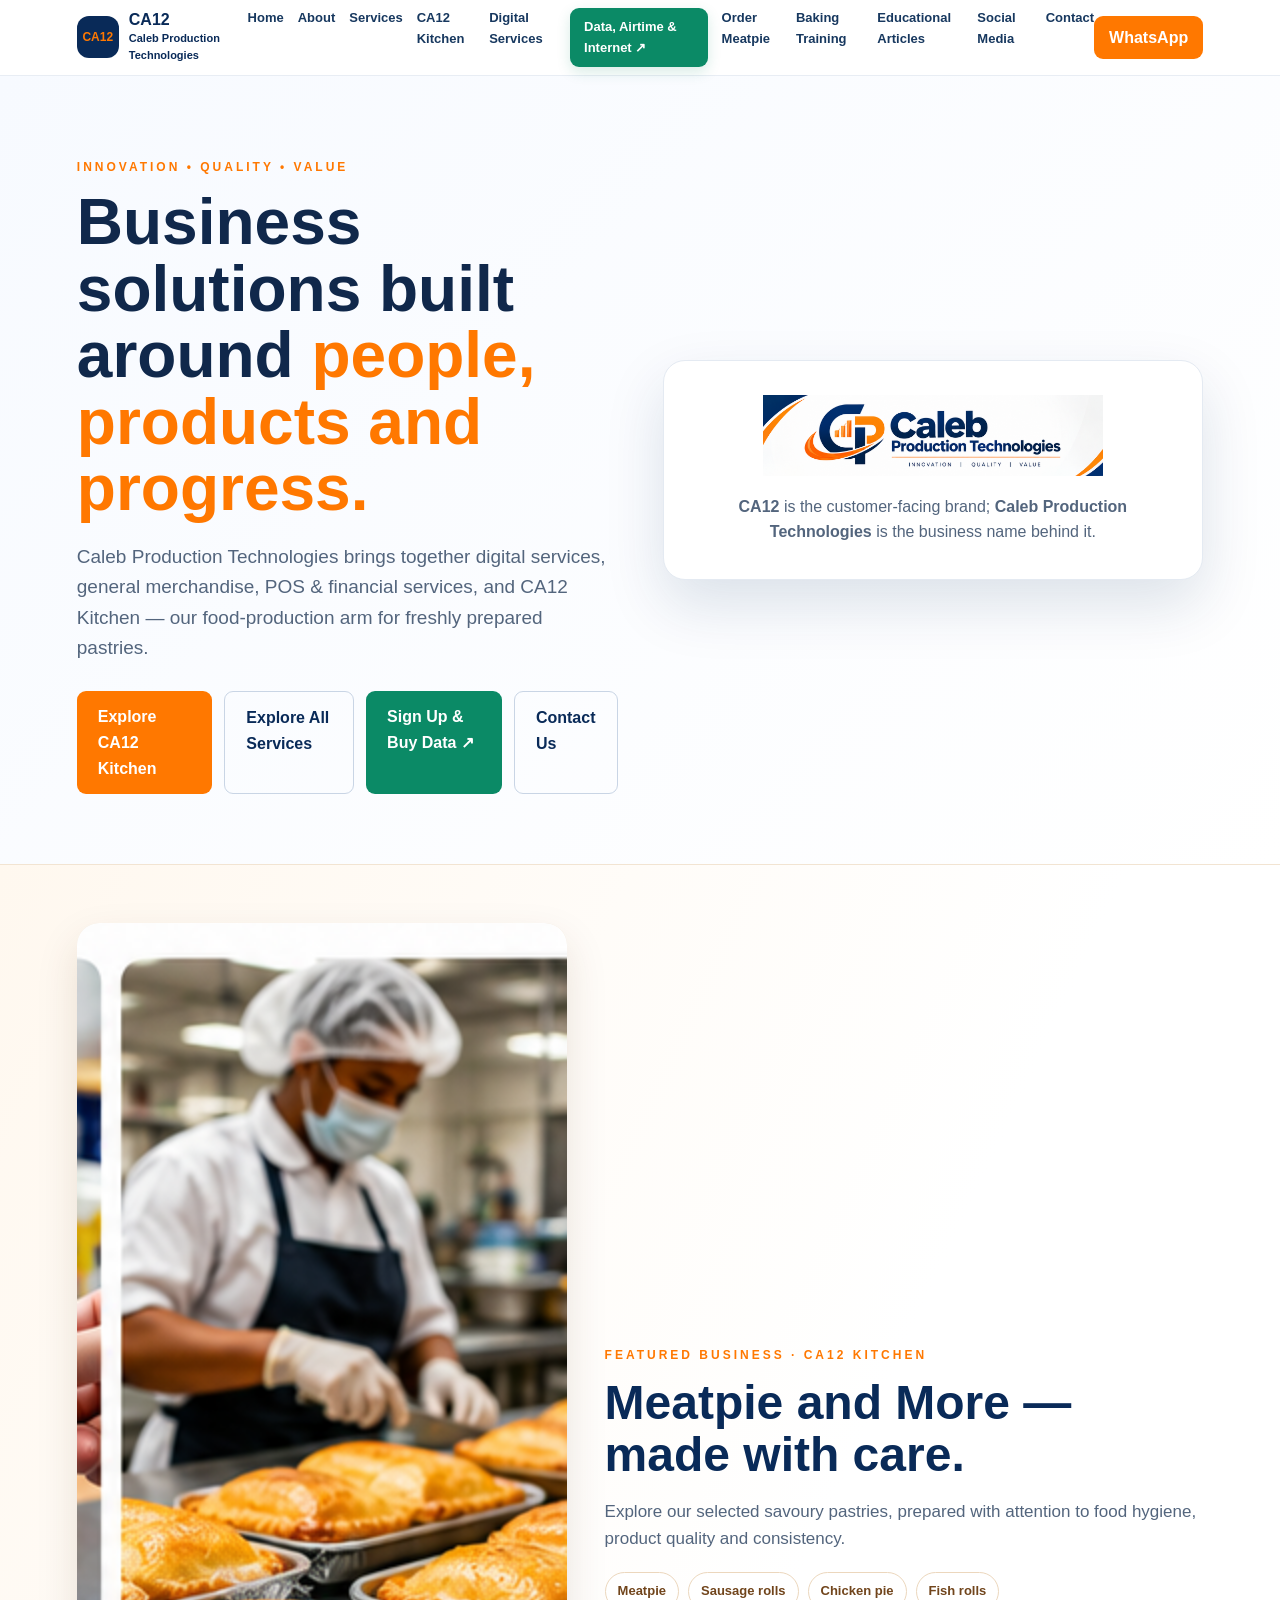
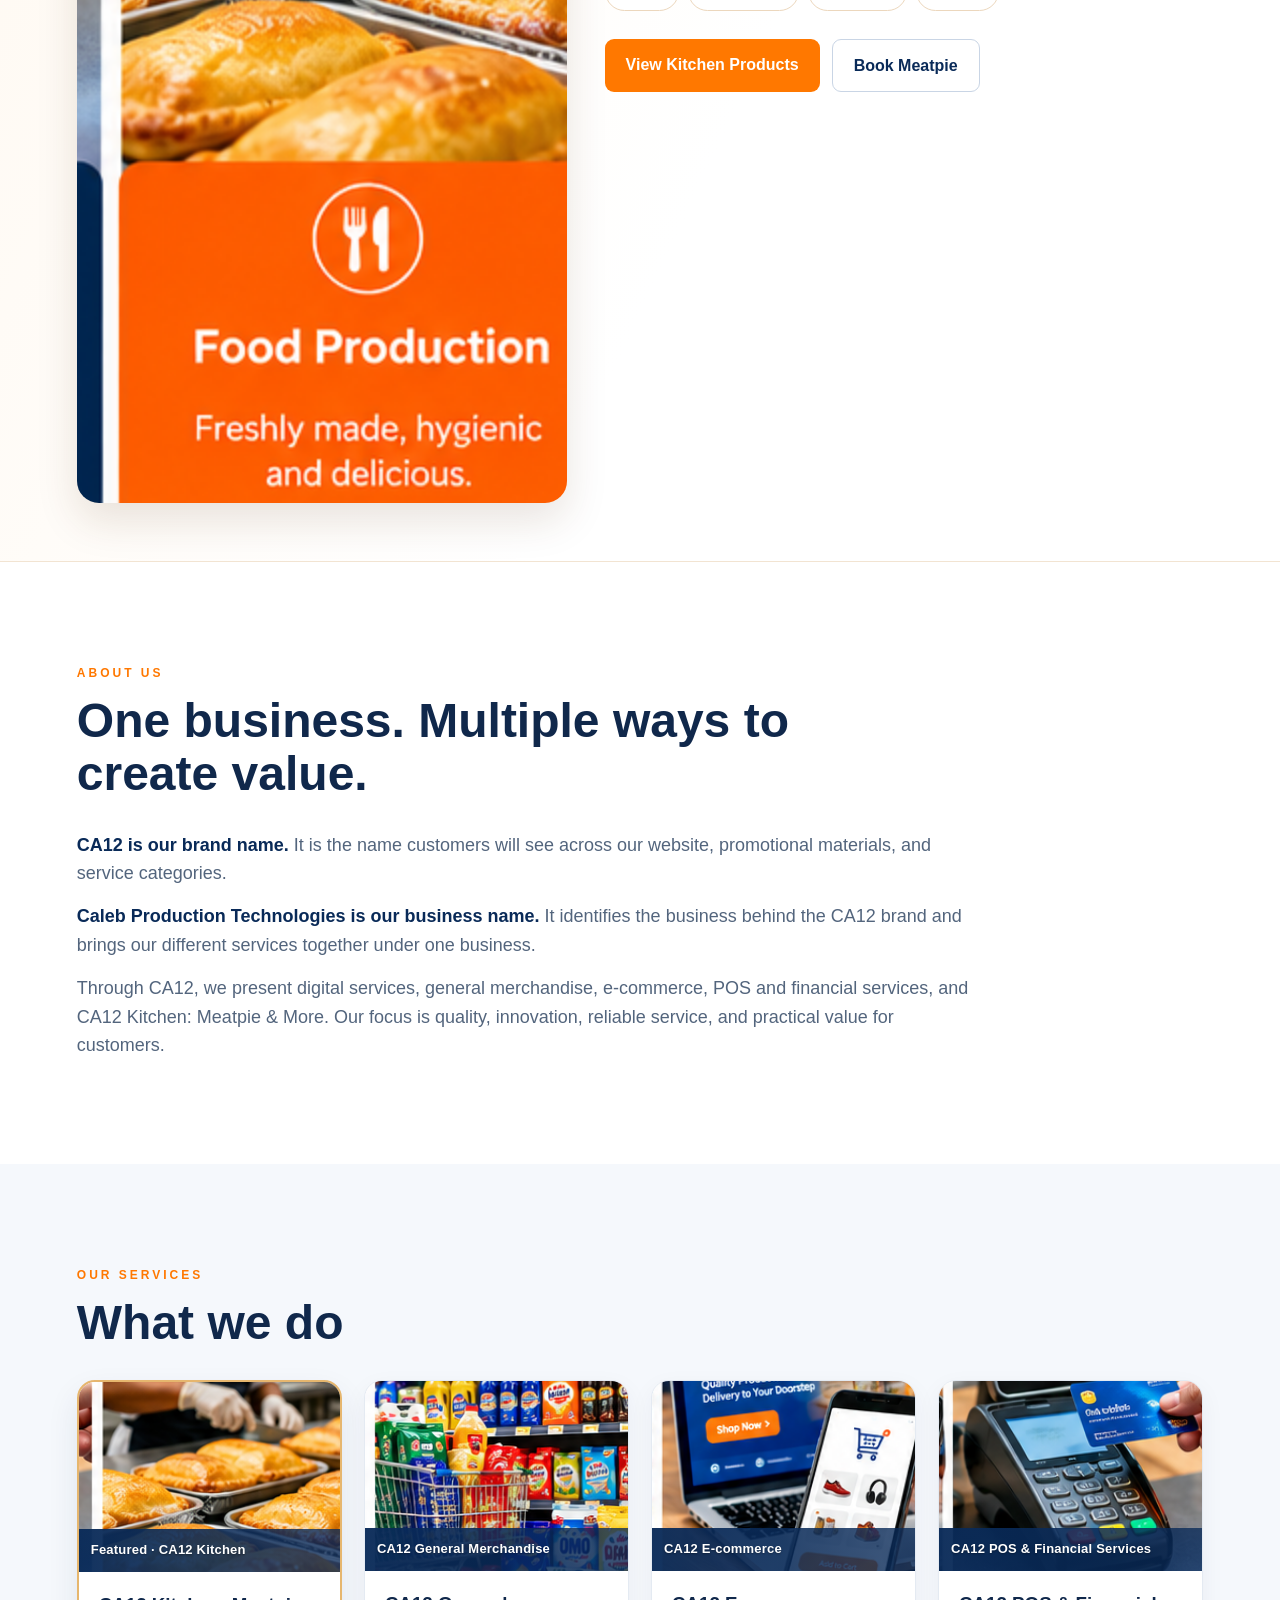
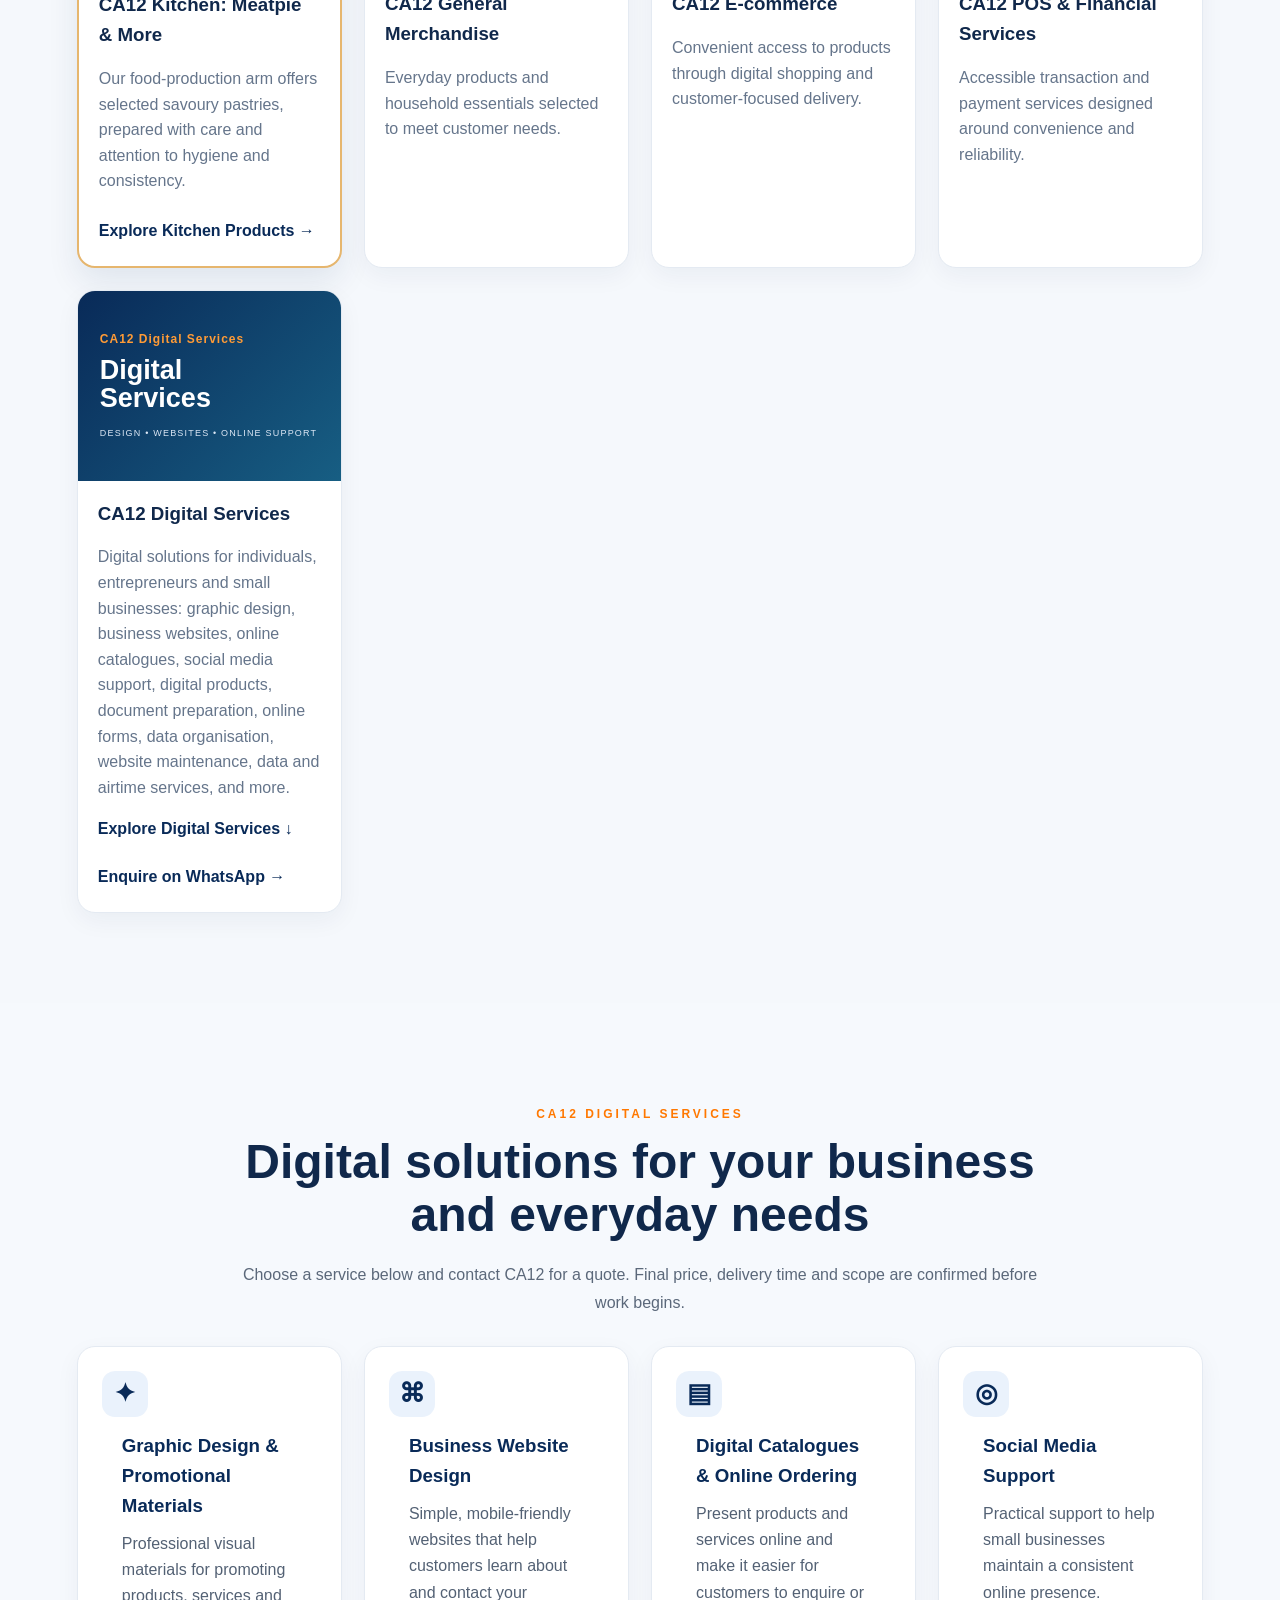
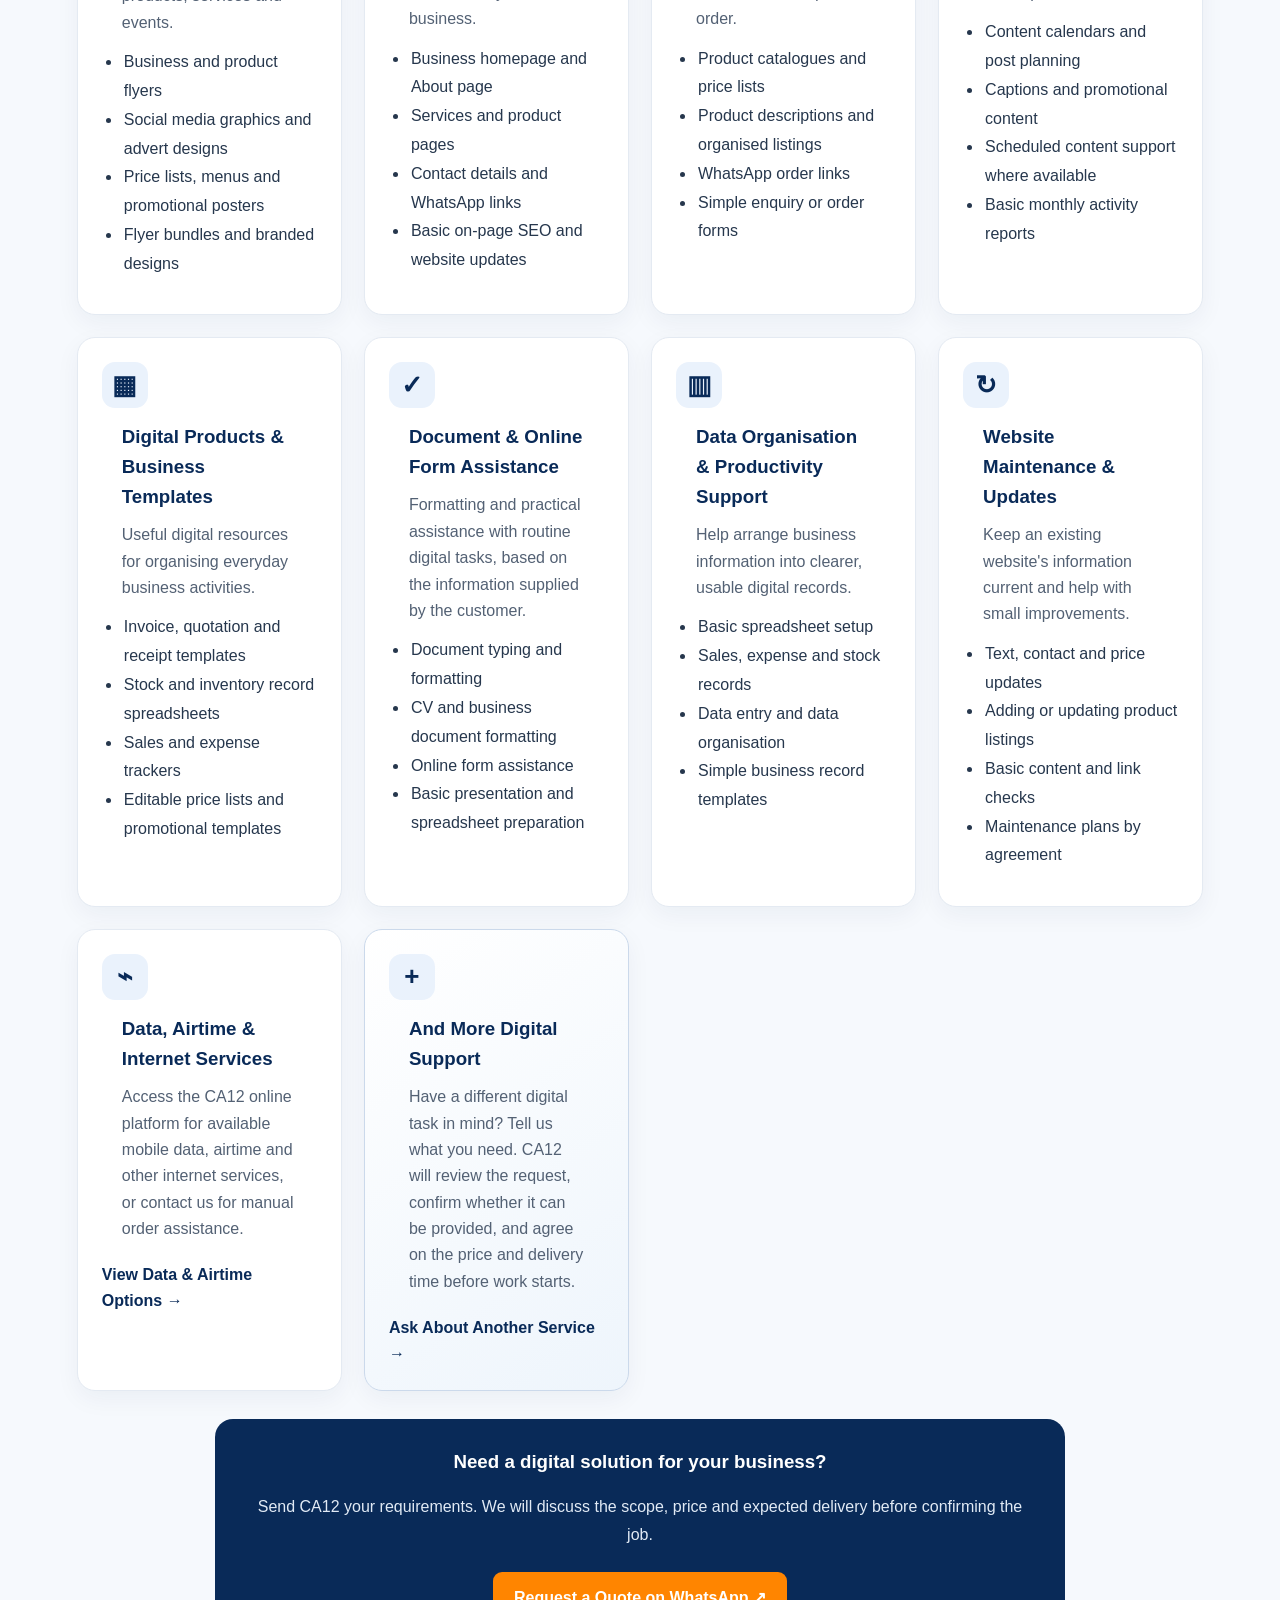
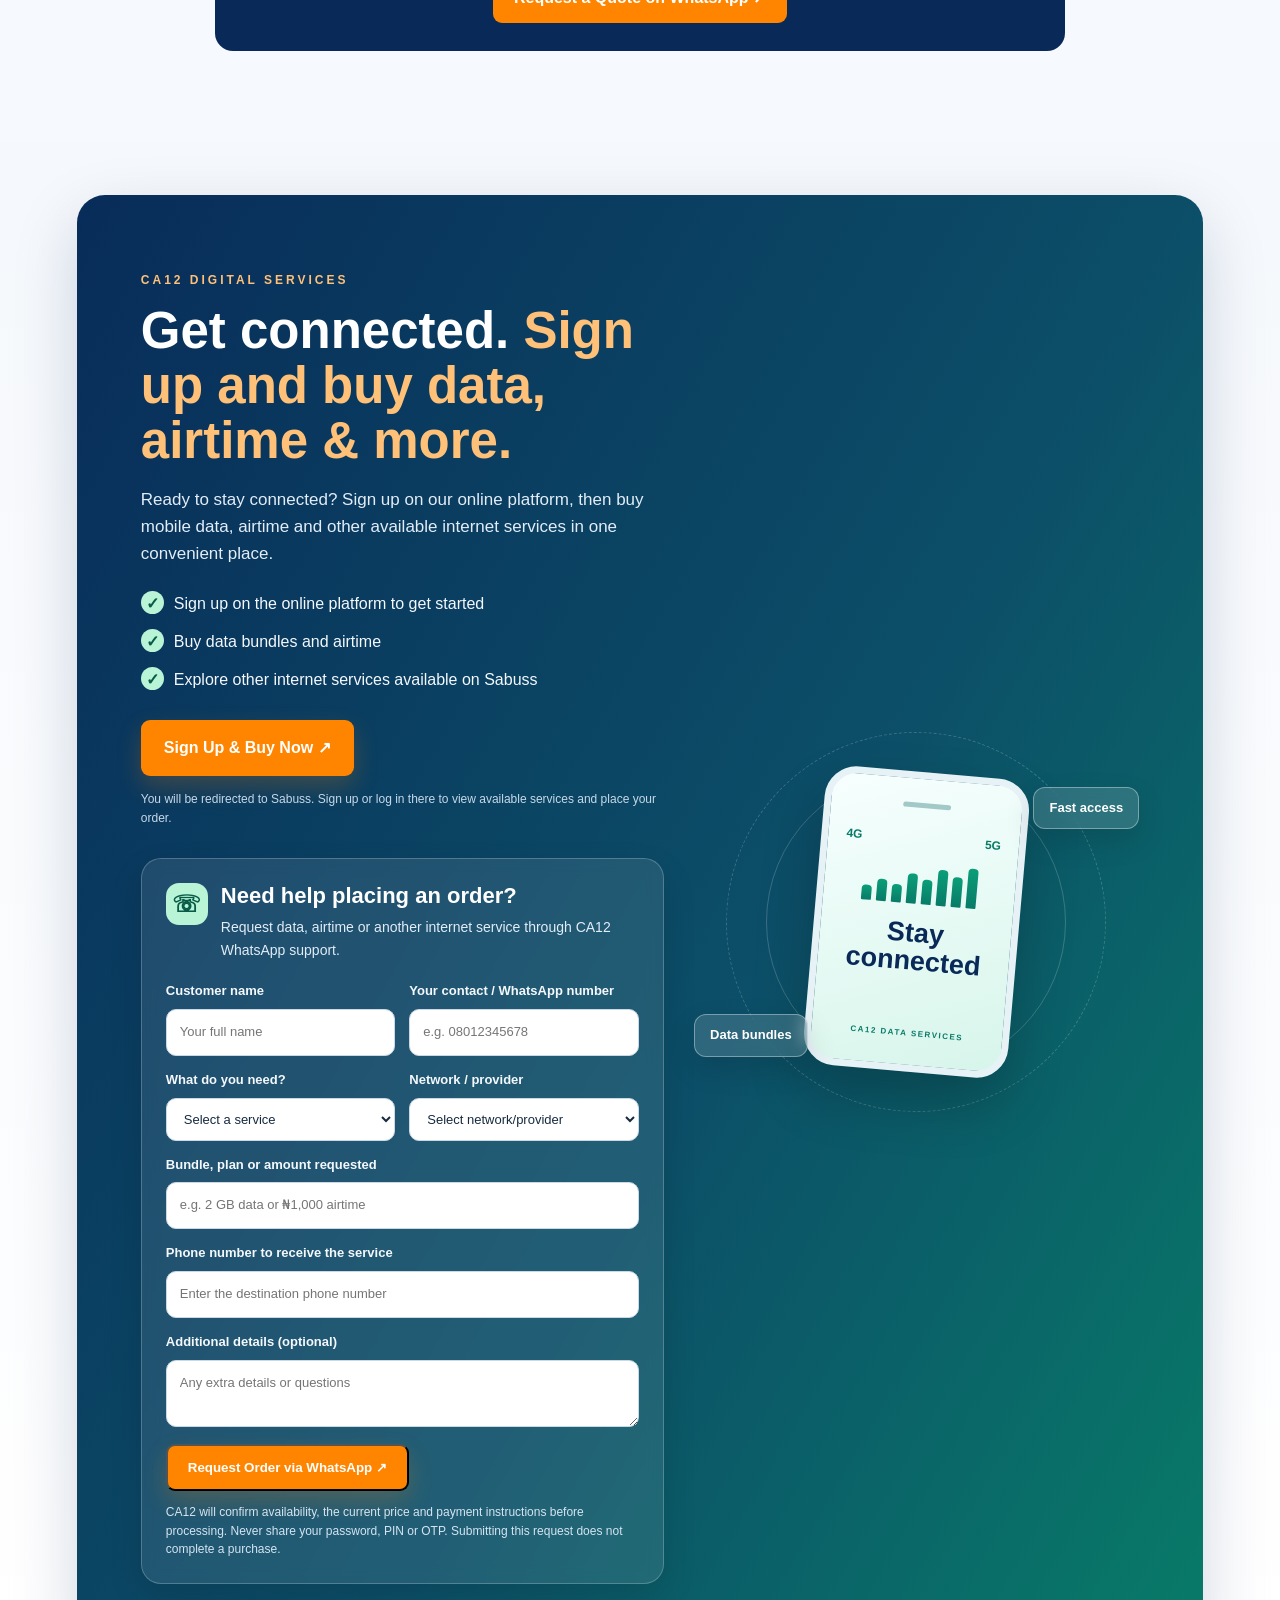
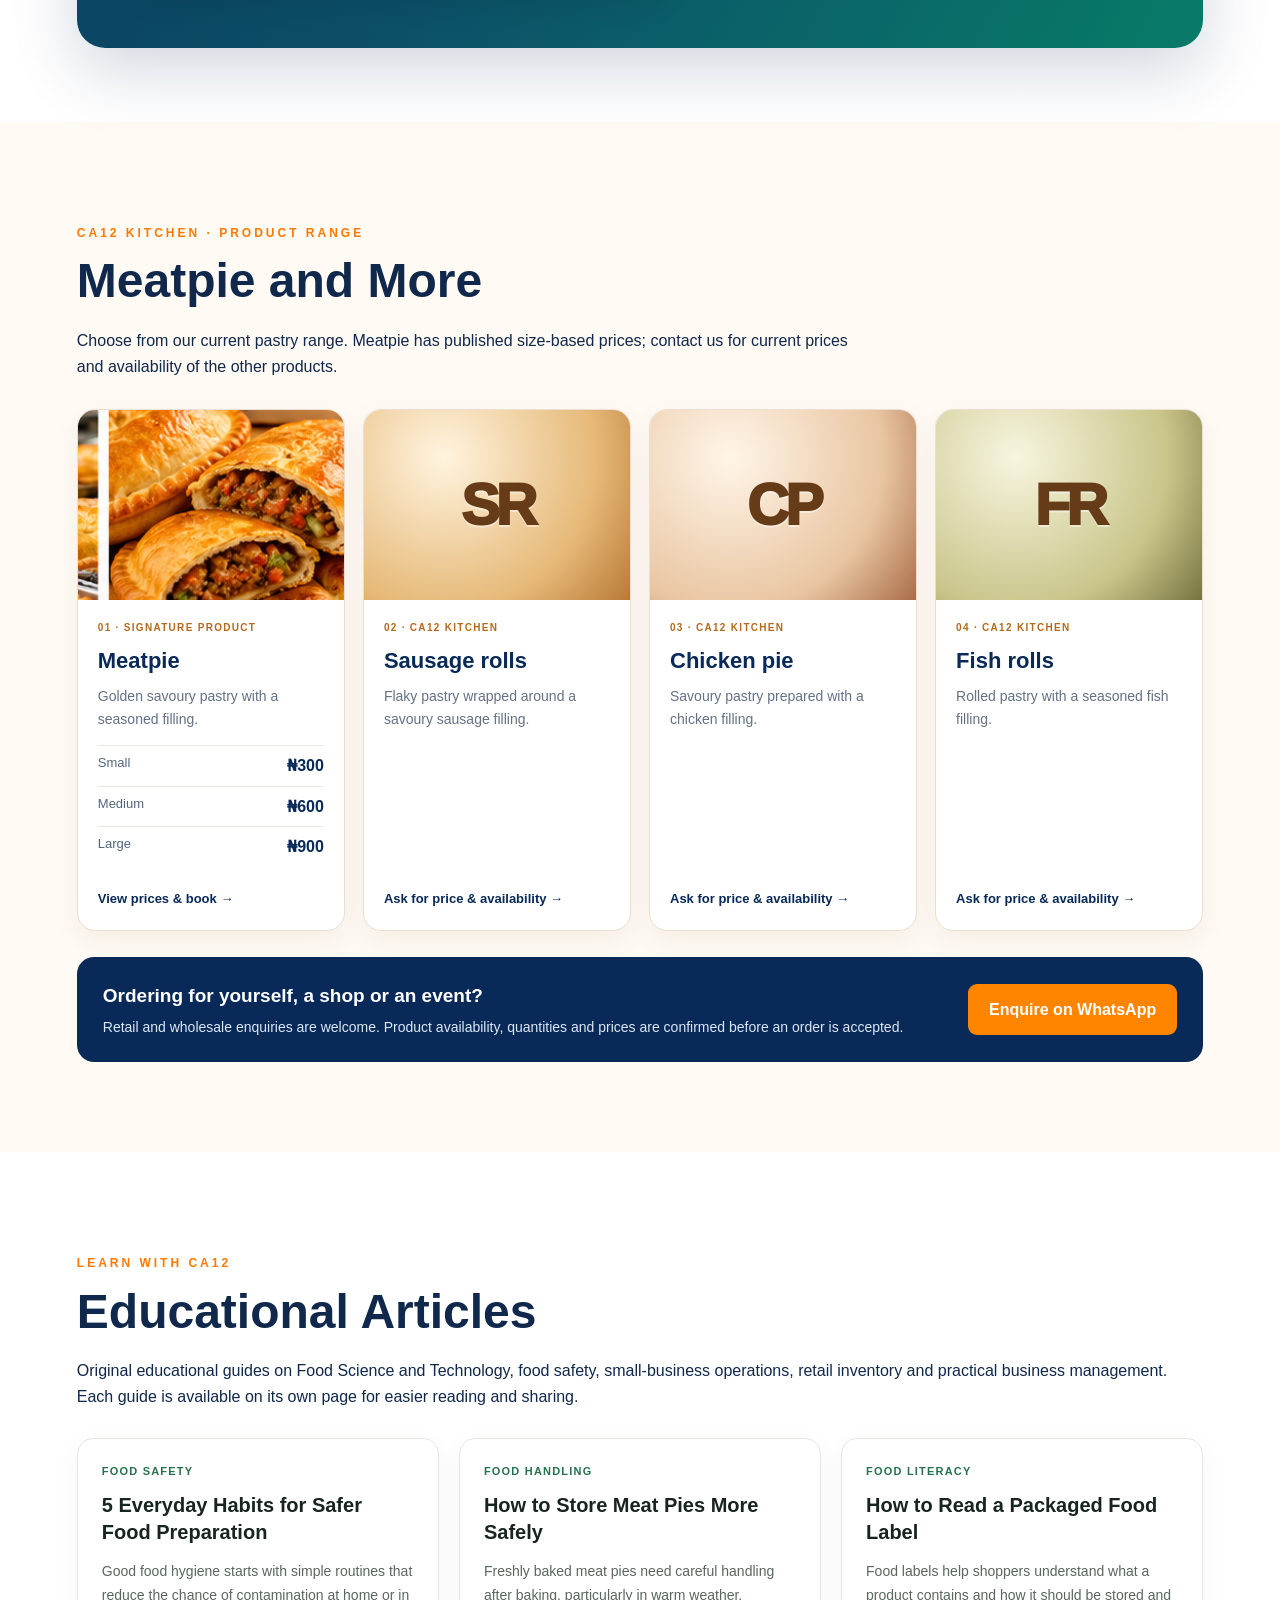
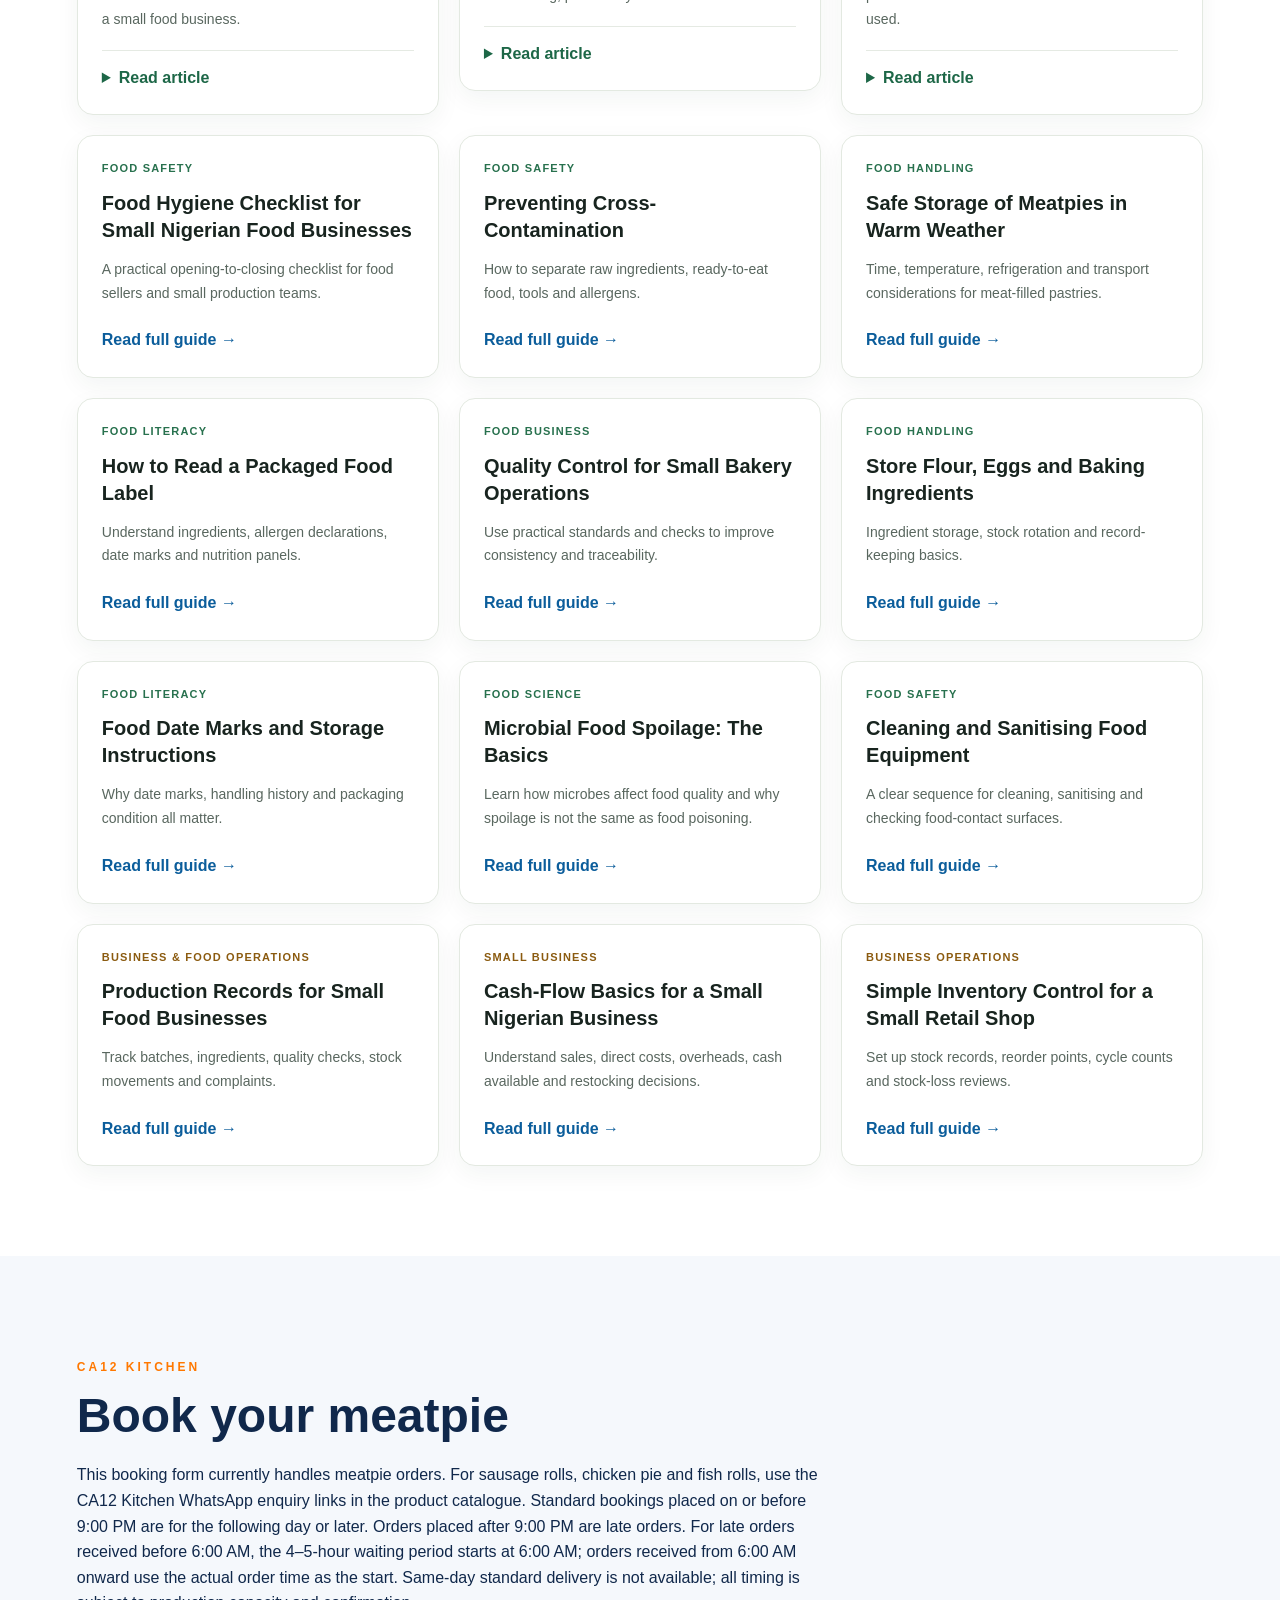
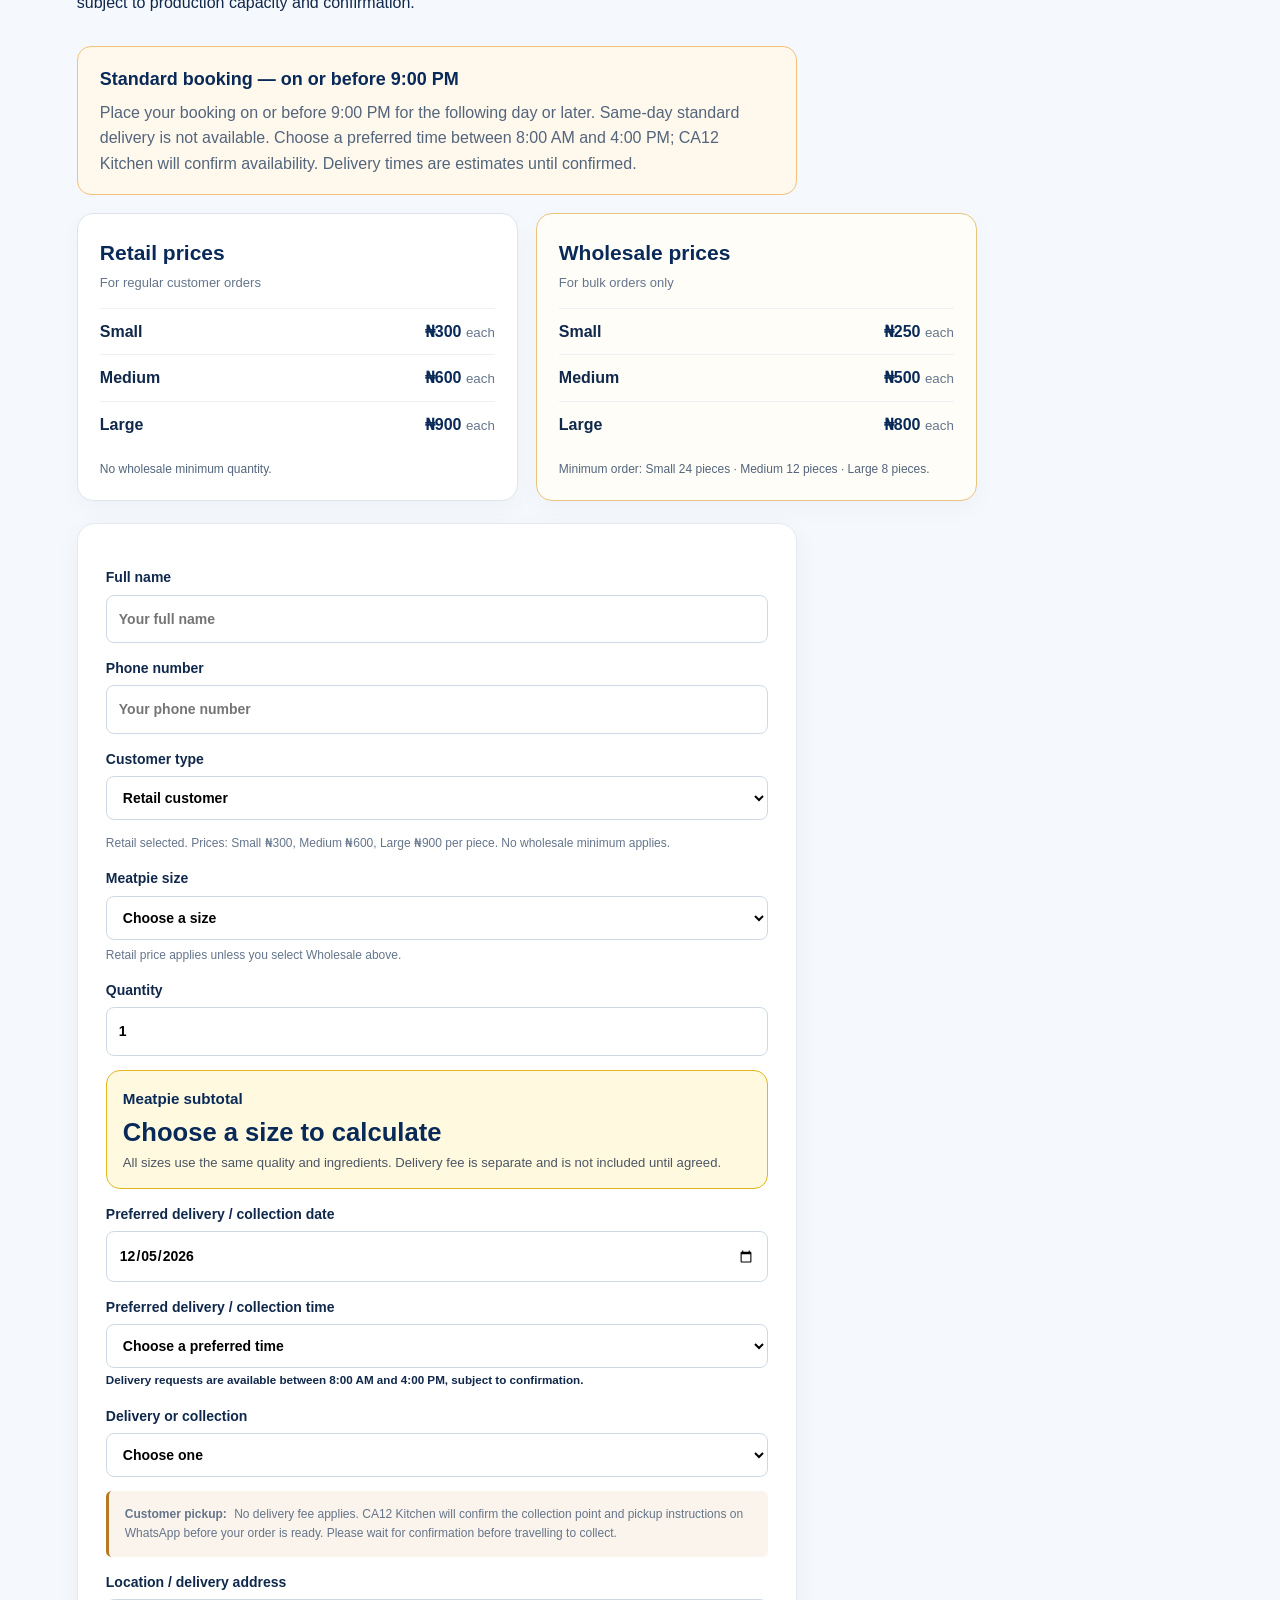
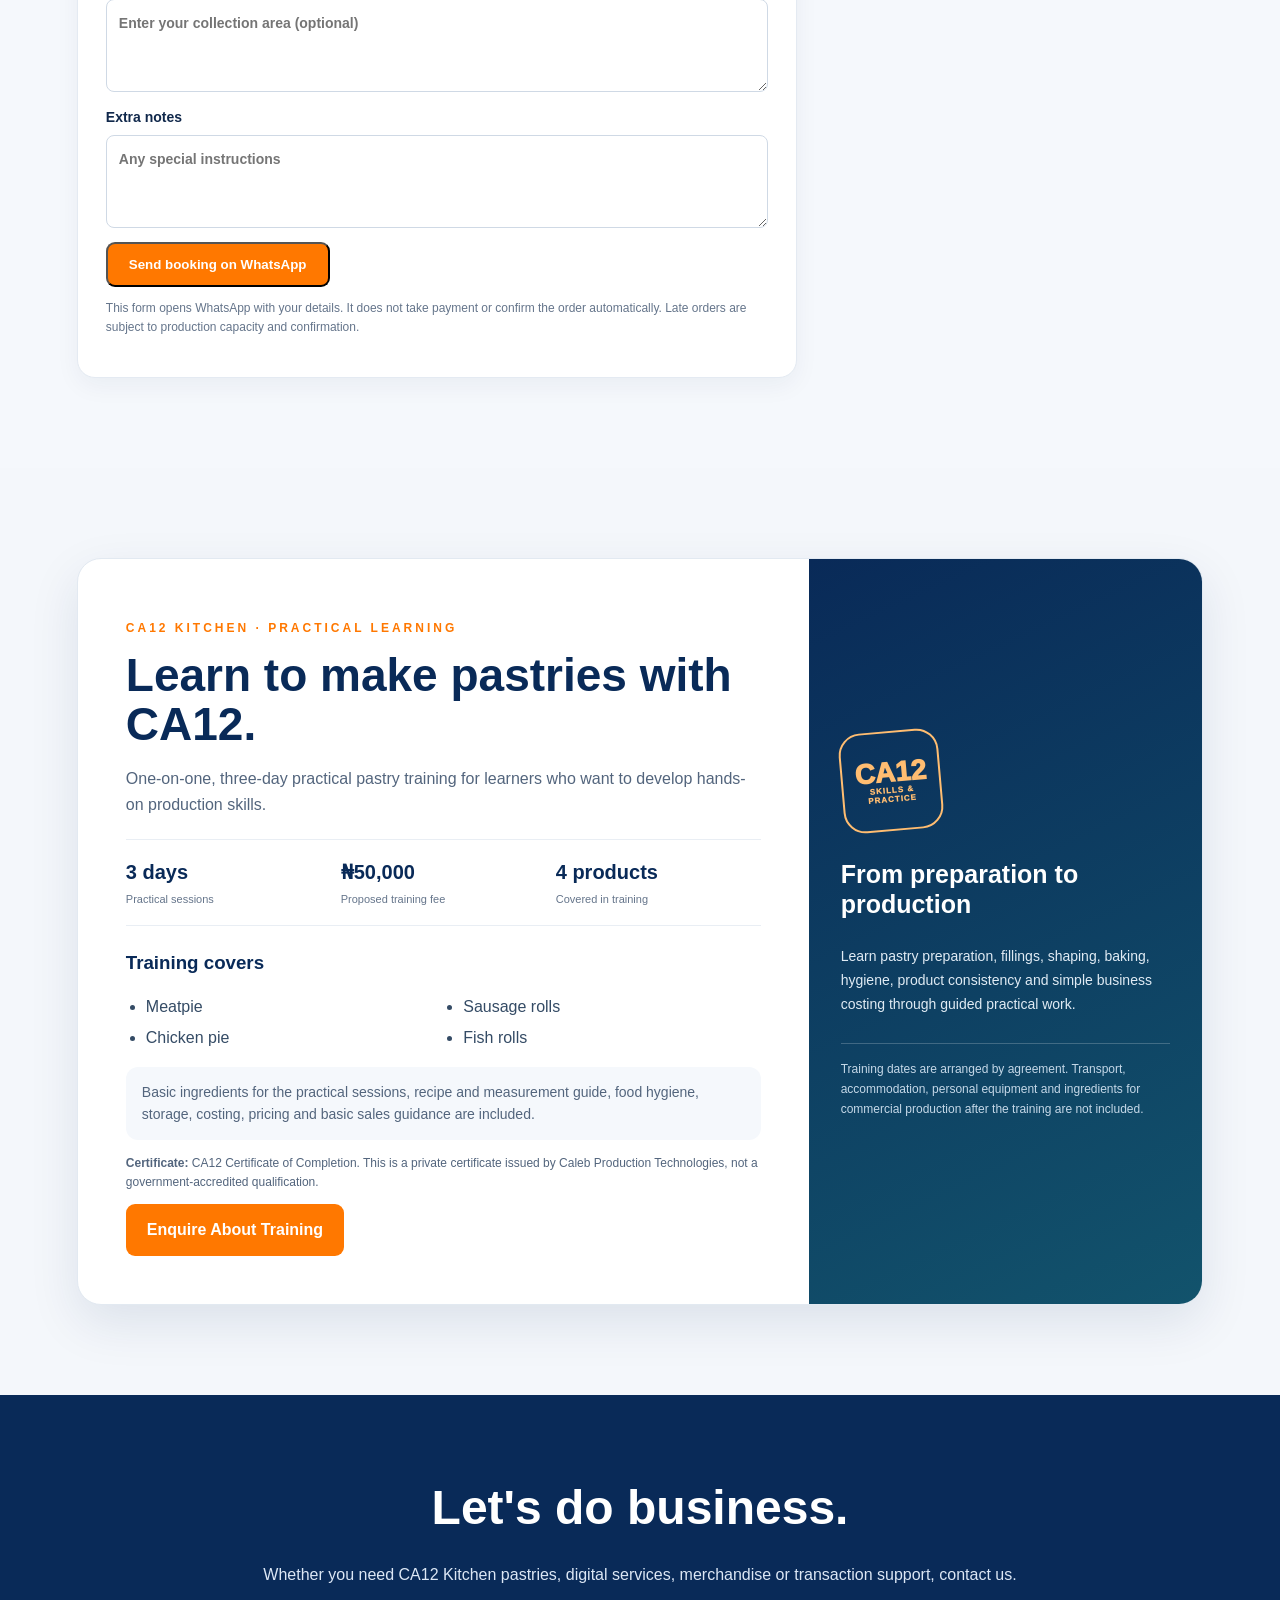
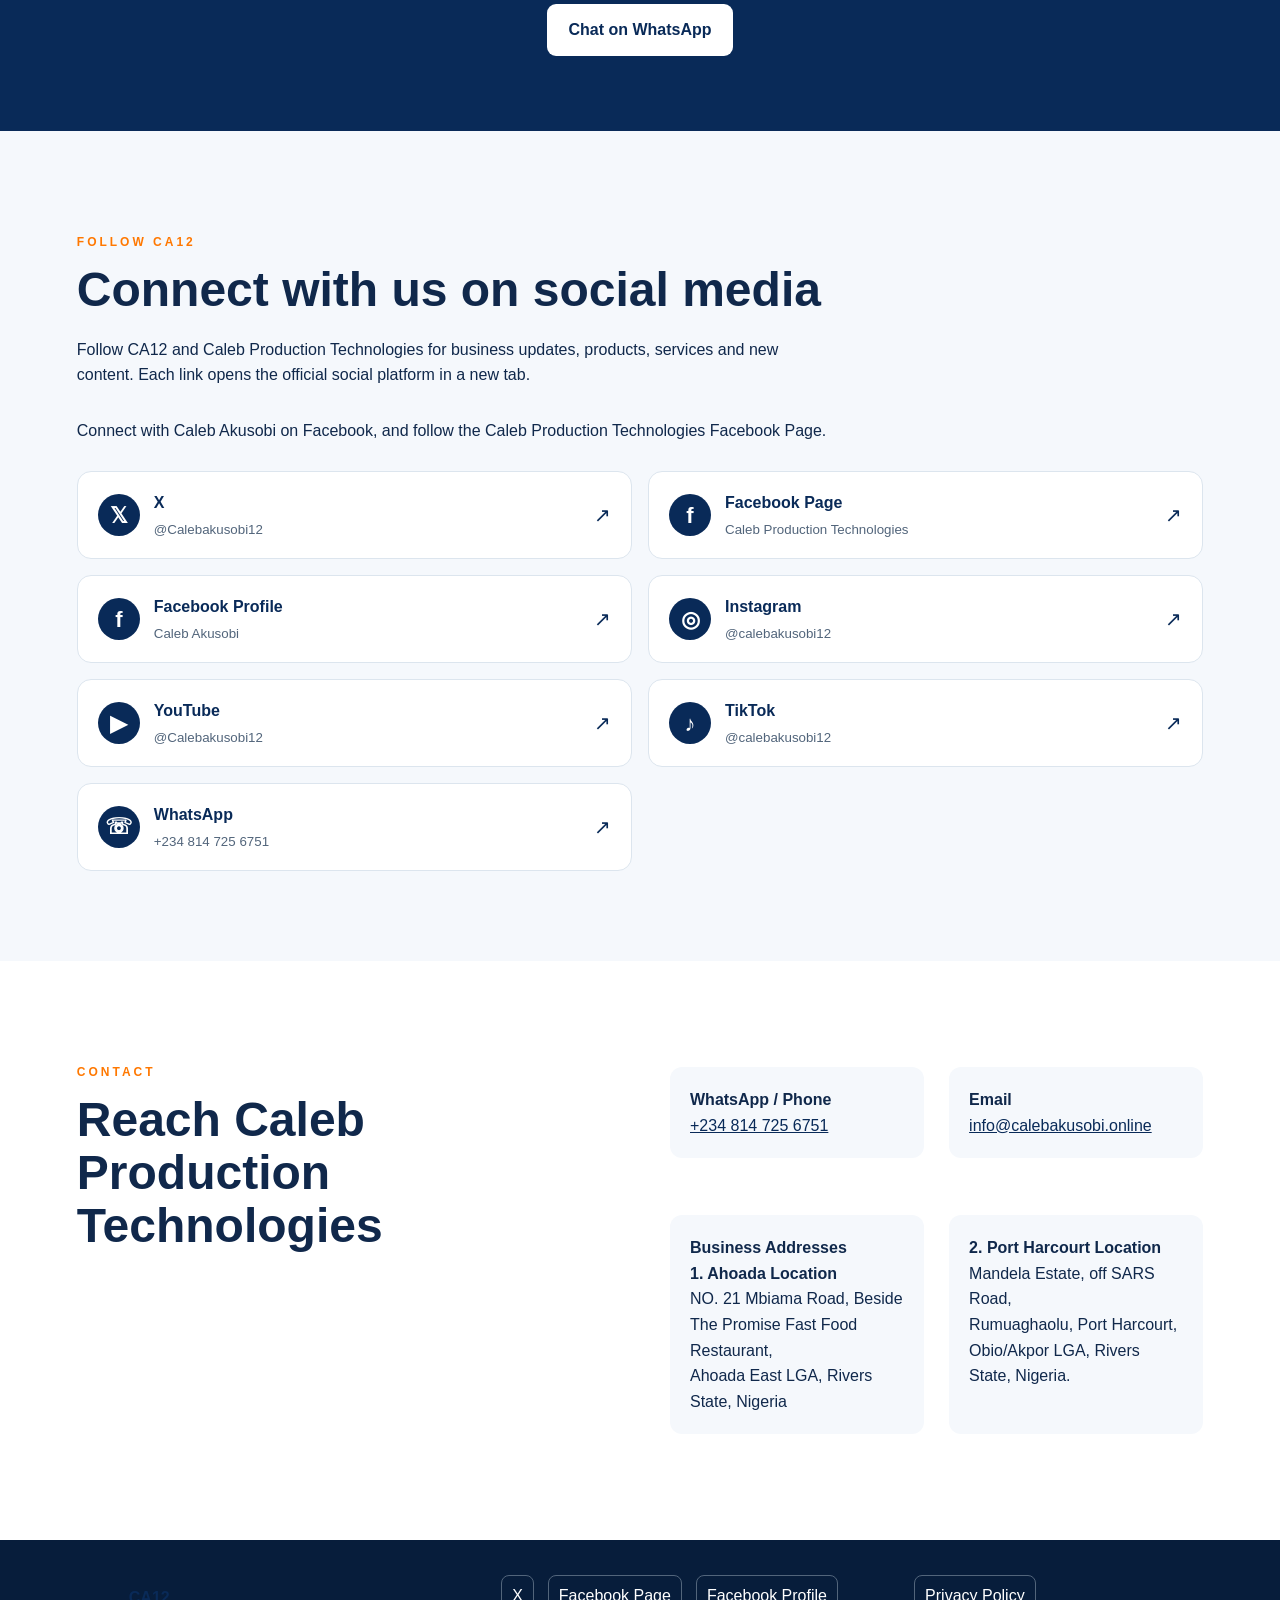
<file: index.html>
<!doctype html>
<html lang="en">
<head>
<meta charset="utf-8">
<meta name="viewport" content="width=device-width, initial-scale=1">
<title>CA12 | Caleb Production Technologies — Quality • Innovation • Service</title>
<meta name="description" content="CA12 by Caleb Production Technologies: digital services, general merchandise, POS and financial services, and CA12 Kitchen pastries including meatpie, sausage rolls, chicken pie and fish rolls. Explore practical pastry training and educational articles.">
<meta name="application-name" content="CA12">
<meta name="robots" content="index,follow">
<link rel="canonical" href="https://calebakusobi.online/">
<link rel="stylesheet" href="style.css">
</head>
<body>
<header class="nav">
  <a class="brand" href="#home"><span class="mark">CA12</span><span>CA12<br><small>Caleb Production Technologies</small></span></a>
  <nav>
    <a href="#home">Home</a><a href="#about">About</a><a href="#services">Services</a>
    <a href="#products">CA12 Kitchen</a><a href="#digital-services">Digital Services</a><a href="https://sabuss.com/calebproductiontechnologies3" target="_blank" rel="noopener noreferrer" class="nav-data-link">Data, Airtime &amp; Internet ↗</a><a href="#booking">Order Meatpie</a><a href="#training">Baking Training</a><a href="#articles">Educational Articles</a><a href="#social">Social Media</a><a href="#contact">Contact</a>
  </nav>
  <a class="btn small" href="https://wa.me/2348147256751">WhatsApp</a>
</header>

<main id="home">
<section class="hero">
  <div class="hero-copy">
    <p class="eyebrow">INNOVATION • QUALITY • VALUE</p>
    <h1>Business solutions built around <span>people, products and progress.</span></h1>
    <p class="lead">Caleb Production Technologies brings together digital services, general merchandise, POS & financial services, and CA12 Kitchen — our food-production arm for freshly prepared pastries.</p>
    <div class="actions"><a class="btn" href="#products">Explore CA12 Kitchen</a><a class="btn ghost" href="#services">Explore All Services</a><a class="btn data-hero-btn" href="https://sabuss.com/calebproductiontechnologies3" target="_blank" rel="noopener noreferrer">Sign Up &amp; Buy Data ↗</a><a class="btn ghost" href="https://wa.me/2348147256751">Contact Us</a></div>
  </div>
  <div class="hero-art logo-hero"><img src="logo.png" alt="CA12 brand logo for Caleb Production Technologies"><p><strong>CA12</strong> is the customer-facing brand; <strong>Caleb Production Technologies</strong> is the business name behind it.</p></div>
</section>

<section class="kitchen-feature" aria-labelledby="kitchen-feature-title">
  <div class="kitchen-feature-image"><img src="food-production.png" alt="CA12 Kitchen food production"></div>
  <div class="kitchen-feature-copy">
    <p class="eyebrow">FEATURED BUSINESS · CA12 KITCHEN</p>
    <h2 id="kitchen-feature-title">Meatpie and More — made with care.</h2>
    <p>Explore our selected savoury pastries, prepared with attention to food hygiene, product quality and consistency.</p>
    <div class="kitchen-product-tags"><span>Meatpie</span><span>Sausage rolls</span><span>Chicken pie</span><span>Fish rolls</span></div>
    <div class="actions"><a class="btn" href="#products">View Kitchen Products</a><a class="btn ghost" href="#booking">Book Meatpie</a></div>
  </div>
</section>



<section id="about" class="section">
  <div class="section-head"><p class="eyebrow">ABOUT US</p><h2>One business. Multiple ways to create value.</h2></div>
  <div class="brand-explainer"><p><strong>CA12 is our brand name.</strong> It is the name customers will see across our website, promotional materials, and service categories.</p><p><strong>Caleb Production Technologies is our business name.</strong> It identifies the business behind the CA12 brand and brings our different services together under one business.</p><p>Through CA12, we present digital services, general merchandise, e-commerce, POS and financial services, and CA12 Kitchen: Meatpie &amp; More. Our focus is quality, innovation, reliable service, and practical value for customers.</p></div>
</section>

<section id="services" class="section muted">
  <div class="section-head"><p class="eyebrow">OUR SERVICES</p><h2>What we do</h2></div>
  <div class="grid">
    <article class="card kitchen-service-card"><div class="category-image"><img src="food-production.png" alt="CA12 Kitchen: Meatpie and more"><span>Featured · CA12 Kitchen</span></div><h3>CA12 Kitchen: Meatpie &amp; More</h3><p>Our food-production arm offers selected savoury pastries, prepared with care and attention to hygiene and consistency.</p><a class="card-link" href="#products">Explore Kitchen Products →</a></article>
    <article class="card"><div class="category-image"><img src="general-merchandise.png" alt="CA12 General Merchandise"><span>CA12 General Merchandise</span></div><h3>CA12 General Merchandise</h3><p>Everyday products and household essentials selected to meet customer needs.</p></article>
    <article class="card"><div class="category-image"><img src="ecommerce.png" alt="CA12 E-commerce"><span>CA12 E-commerce</span></div><h3>CA12 E-commerce</h3><p>Convenient access to products through digital shopping and customer-focused delivery.</p></article>
    <article class="card"><div class="category-image"><img src="pos-financial.png" alt="CA12 POS and financial services"><span>CA12 POS &amp; Financial Services</span></div><h3>CA12 POS &amp; Financial Services</h3><p>Accessible transaction and payment services designed around convenience and reliability.</p></article>
    <article class="card digital-card" id="digital-services"><div class="digital-art" aria-hidden="true"><span>CA12 Digital Services</span><strong>Digital<br>Services</strong><small>DESIGN • WEBSITES • ONLINE SUPPORT</small></div><h3>CA12 Digital Services</h3><p>Digital solutions for individuals, entrepreneurs and small businesses: graphic design, business websites, online catalogues, social media support, digital products, document preparation, online forms, data organisation, website maintenance, data and airtime services, and more.</p><a class="card-link" href="#digital-service-details">Explore Digital Services ↓</a><a class="card-link" href="https://wa.me/2348147256751?text=Hello%20CA12%2C%20I%20would%20like%20to%20enquire%20about%20CA12%20Digital%20Services.">Enquire on WhatsApp →</a></article>
  </div>
</section>


<section id="digital-service-details" class="section digital-service-details">
  <div class="section-head"><p class="eyebrow">CA12 DIGITAL SERVICES</p><h2>Digital solutions for your business and everyday needs</h2><p>Choose a service below and contact CA12 for a quote. Final price, delivery time and scope are confirmed before work begins.</p></div>
  <div class="grid digital-offers-grid">
    <article class="card digital-offer"><div class="digital-offer-icon" aria-hidden="true">✦</div><h3>Graphic Design &amp; Promotional Materials</h3><p>Professional visual materials for promoting products, services and events.</p><ul><li>Business and product flyers</li><li>Social media graphics and advert designs</li><li>Price lists, menus and promotional posters</li><li>Flyer bundles and branded designs</li></ul></article>
    <article class="card digital-offer"><div class="digital-offer-icon" aria-hidden="true">⌘</div><h3>Business Website Design</h3><p>Simple, mobile-friendly websites that help customers learn about and contact your business.</p><ul><li>Business homepage and About page</li><li>Services and product pages</li><li>Contact details and WhatsApp links</li><li>Basic on-page SEO and website updates</li></ul></article>
    <article class="card digital-offer"><div class="digital-offer-icon" aria-hidden="true">▤</div><h3>Digital Catalogues &amp; Online Ordering</h3><p>Present products and services online and make it easier for customers to enquire or order.</p><ul><li>Product catalogues and price lists</li><li>Product descriptions and organised listings</li><li>WhatsApp order links</li><li>Simple enquiry or order forms</li></ul></article>
    <article class="card digital-offer"><div class="digital-offer-icon" aria-hidden="true">◎</div><h3>Social Media Support</h3><p>Practical support to help small businesses maintain a consistent online presence.</p><ul><li>Content calendars and post planning</li><li>Captions and promotional content</li><li>Scheduled content support where available</li><li>Basic monthly activity reports</li></ul></article>
    <article class="card digital-offer"><div class="digital-offer-icon" aria-hidden="true">▦</div><h3>Digital Products &amp; Business Templates</h3><p>Useful digital resources for organising everyday business activities.</p><ul><li>Invoice, quotation and receipt templates</li><li>Stock and inventory record spreadsheets</li><li>Sales and expense trackers</li><li>Editable price lists and promotional templates</li></ul></article>
    <article class="card digital-offer"><div class="digital-offer-icon" aria-hidden="true">✓</div><h3>Document &amp; Online Form Assistance</h3><p>Formatting and practical assistance with routine digital tasks, based on the information supplied by the customer.</p><ul><li>Document typing and formatting</li><li>CV and business document formatting</li><li>Online form assistance</li><li>Basic presentation and spreadsheet preparation</li></ul></article>
    <article class="card digital-offer"><div class="digital-offer-icon" aria-hidden="true">▥</div><h3>Data Organisation &amp; Productivity Support</h3><p>Help arrange business information into clearer, usable digital records.</p><ul><li>Basic spreadsheet setup</li><li>Sales, expense and stock records</li><li>Data entry and data organisation</li><li>Simple business record templates</li></ul></article>
    <article class="card digital-offer"><div class="digital-offer-icon" aria-hidden="true">↻</div><h3>Website Maintenance &amp; Updates</h3><p>Keep an existing website's information current and help with small improvements.</p><ul><li>Text, contact and price updates</li><li>Adding or updating product listings</li><li>Basic content and link checks</li><li>Maintenance plans by agreement</li></ul></article>
    <article class="card digital-offer"><div class="digital-offer-icon" aria-hidden="true">⌁</div><h3>Data, Airtime &amp; Internet Services</h3><p>Access the CA12 online platform for available mobile data, airtime and other internet services, or contact us for manual order assistance.</p><a class="card-link offer-link" href="#data-services">View Data &amp; Airtime Options →</a></article>
    <article class="card digital-offer digital-more"><div class="digital-offer-icon" aria-hidden="true">+</div><h3>And More Digital Support</h3><p>Have a different digital task in mind? Tell us what you need. CA12 will review the request, confirm whether it can be provided, and agree on the price and delivery time before work starts.</p><a class="card-link offer-link" href="https://wa.me/2348147256751?text=Hello%20CA12%2C%20I%20would%20like%20to%20ask%20about%20another%20digital%20service.">Ask About Another Service →</a></article>
  </div>
  <div class="digital-service-cta"><h3>Need a digital solution for your business?</h3><p>Send CA12 your requirements. We will discuss the scope, price and expected delivery before confirming the job.</p><a class="btn" href="https://wa.me/2348147256751?text=Hello%20CA12%2C%20I%20would%20like%20a%20quote%20for%20a%20digital%20service.">Request a Quote on WhatsApp ↗</a></div>
</section>

<section id="data-services" class="section data-hub-section">
  <div class="data-hub-card">
    <div class="data-hub-copy">
      <p class="eyebrow">CA12 DIGITAL SERVICES</p>
      <h2>Get connected. <span>Sign up and buy data, airtime &amp; more.</span></h2>
      <p>Ready to stay connected? Sign up on our online platform, then buy mobile data, airtime and other available internet services in one convenient place.</p>
      <ul class="data-benefits"><li><span aria-hidden="true">✓</span> Sign up on the online platform to get started</li><li><span aria-hidden="true">✓</span> Buy data bundles and airtime</li><li><span aria-hidden="true">✓</span> Explore other internet services available on Sabuss</li></ul>
      <a class="btn data-buy-btn" href="https://sabuss.com/calebproductiontechnologies3" target="_blank" rel="noopener noreferrer">Sign Up &amp; Buy Now <span aria-hidden="true">↗</span></a>
      <p class="data-hub-note">You will be redirected to Sabuss. Sign up or log in there to view available services and place your order.</p>
      <div class="manual-data-card" id="manual-data-order">
        <div class="manual-data-heading"><span class="manual-data-icon" aria-hidden="true">☏</span><div><h3>Need help placing an order?</h3><p>Request data, airtime or another internet service through CA12 WhatsApp support.</p></div></div>
        <form id="manualDataForm" class="manual-data-form">
          <div class="manual-data-fields">
            <label>Customer name<input name="customerName" type="text" autocomplete="name" placeholder="Your full name" required></label>
            <label>Your contact / WhatsApp number<input name="contactNumber" type="tel" autocomplete="tel" placeholder="e.g. 08012345678" required></label>
            <label>What do you need?
              <select name="serviceType" required><option value="" selected disabled>Select a service</option><option>Mobile data</option><option>Airtime</option><option>Other internet service</option></select>
            </label>
            <label>Network / provider
              <select name="network" required><option value="" selected disabled>Select network/provider</option><option>MTN</option><option>Airtel</option><option>Glo</option><option>9mobile</option><option>Other / not sure</option></select>
            </label>
            <label class="manual-data-wide">Bundle, plan or amount requested<input name="bundle" type="text" placeholder="e.g. 2 GB data or ₦1,000 airtime" required></label>
            <label class="manual-data-wide">Phone number to receive the service<input name="recipientNumber" type="tel" inputmode="tel" placeholder="Enter the destination phone number" required></label>
            <label class="manual-data-wide">Additional details (optional)<textarea name="notes" rows="2" placeholder="Any extra details or questions"></textarea></label>
          </div>
          <button class="btn manual-data-submit" type="submit">Request Order via WhatsApp <span aria-hidden="true">↗</span></button>
          <p class="manual-data-privacy">CA12 will confirm availability, the current price and payment instructions before processing. Never share your password, PIN or OTP. Submitting this request does not complete a purchase.</p>
        </form>
      </div>
    </div>
    <div class="data-hub-visual" aria-hidden="true">
      <div class="data-orbit orbit-one"></div><div class="data-orbit orbit-two"></div>
      <div class="data-phone"><div class="data-phone-speaker"></div><div class="data-signal">4G <span>5G</span></div><div class="data-bars"><i></i><i></i><i></i><i></i><i></i><i></i><i></i><i></i></div><strong>Stay<br>connected</strong><small>CA12 DATA SERVICES</small></div>
      <span class="data-chip chip-top">Fast access</span><span class="data-chip chip-bottom">Data bundles</span>
    </div>
  </div>
</section>

<section id="products" class="section kitchen-catalogue">
  <div class="section-head"><p class="eyebrow">CA12 KITCHEN · PRODUCT RANGE</p><h2>Meatpie and More</h2><p>Choose from our current pastry range. Meatpie has published size-based prices; contact us for current prices and availability of the other products.</p></div>
  <div class="kitchen-product-grid">
    <article class="kitchen-product-card kitchen-meatpie"><img src="meatpie.png" alt="CA12 Kitchen meatpie"><div class="kitchen-product-body"><span class="product-number">01 · SIGNATURE PRODUCT</span><h3>Meatpie</h3><p>Golden savoury pastry with a seasoned filling.</p><dl><div><dt>Small</dt><dd>₦300</dd></div><div><dt>Medium</dt><dd>₦600</dd></div><div><dt>Large</dt><dd>₦900</dd></div></dl><a class="card-link" href="#booking">View prices &amp; book →</a></div></article>
    <article class="kitchen-product-card"><div class="pastry-symbol" aria-hidden="true">SR</div><div class="kitchen-product-body"><span class="product-number">02 · CA12 KITCHEN</span><h3>Sausage rolls</h3><p>Flaky pastry wrapped around a savoury sausage filling.</p><a class="card-link" href="https://wa.me/2348147256751?text=Hello%20CA12%20Kitchen%2C%20please%20send%20me%20the%20current%20price%20and%20availability%20for%20sausage%20rolls.">Ask for price &amp; availability →</a></div></article>
    <article class="kitchen-product-card"><div class="pastry-symbol chicken-symbol" aria-hidden="true">CP</div><div class="kitchen-product-body"><span class="product-number">03 · CA12 KITCHEN</span><h3>Chicken pie</h3><p>Savoury pastry prepared with a chicken filling.</p><a class="card-link" href="https://wa.me/2348147256751?text=Hello%20CA12%20Kitchen%2C%20please%20send%20me%20the%20current%20price%20and%20availability%20for%20chicken%20pie.">Ask for price &amp; availability →</a></div></article>
    <article class="kitchen-product-card"><div class="pastry-symbol fish-symbol" aria-hidden="true">FR</div><div class="kitchen-product-body"><span class="product-number">04 · CA12 KITCHEN</span><h3>Fish rolls</h3><p>Rolled pastry with a seasoned fish filling.</p><a class="card-link" href="https://wa.me/2348147256751?text=Hello%20CA12%20Kitchen%2C%20please%20send%20me%20the%20current%20price%20and%20availability%20for%20fish%20rolls.">Ask for price &amp; availability →</a></div></article>
  </div>
  <div class="kitchen-order-strip"><div><strong>Ordering for yourself, a shop or an event?</strong><p>Retail and wholesale enquiries are welcome. Product availability, quantities and prices are confirmed before an order is accepted.</p></div><a class="btn" href="https://wa.me/2348147256751?text=Hello%20CA12%20Kitchen%2C%20I%20would%20like%20to%20enquire%20about%20your%20pastry%20products%20and%20wholesale%20orders.">Enquire on WhatsApp</a></div>
</section>


<section class="section" id="articles">
  <div class="container">
    <div class="section-heading">
      <p class="eyebrow">LEARN WITH CA12</p>
      <h2>Educational Articles</h2>
      <p>Original educational guides on Food Science and Technology, food safety, small-business operations, retail inventory and practical business management. Each guide is available on its own page for easier reading and sharing.</p>
    </div>
    <div class="articles-grid">
      <article class="article-card">
        <p class="article-category">FOOD SAFETY</p>
        <h3>5 Everyday Habits for Safer Food Preparation</h3>
        <p>Good food hygiene starts with simple routines that reduce the chance of contamination at home or in a small food business.</p>
        <details class="article-details">
          <summary>Read article</summary>
          <div class="article-body">
            <p><strong>1. Wash your hands.</strong> Use soap and clean running water before preparing food, after handling raw meat, and after using the toilet.</p>
            <p><strong>2. Keep raw and ready-to-eat foods separate.</strong> Use separate boards and utensils where possible, and keep raw meat away from cooked food.</p>
            <p><strong>3. Clean equipment and surfaces.</strong> Wash and sanitise food-contact surfaces and utensils appropriately between tasks.</p>
            <p><strong>4. Cook food thoroughly.</strong> Make sure foods are cooked through, especially meat and fillings; do not rely on the outside colour alone.</p>
            <p><strong>5. Store food safely.</strong> Cover food, refrigerate perishable items promptly, and follow product-specific storage instructions.</p>
            <p class="article-disclaimer">These are general food-hygiene tips. Follow applicable food-safety requirements for your location and business.</p>
          </div>
        </details>
      </article>
      <article class="article-card">
        <p class="article-category">FOOD HANDLING</p>
        <h3>How to Store Meat Pies More Safely</h3>
        <p>Freshly baked meat pies need careful handling after baking, particularly in warm weather.</p>
        <details class="article-details">
          <summary>Read article</summary>
          <div class="article-body">
            <p>After baking, handle meat pies with clean hands or clean utensils and protect them from dust, insects and unnecessary contact.</p>
            <p>Do not leave meat-filled pastries at room temperature for extended periods. As a general food-safety rule, refrigerate perishable food within two hours, or within one hour when the surroundings are hotter than 32°C.</p>
            <p>Keep refrigerated pies covered and cold. Use them within a few days, and discard food that has been stored unsafely or shows signs of spoilage. Smell and appearance alone cannot guarantee that food is safe.</p>
            <p>When reheating, heat the filling thoroughly until hot throughout. For commercial production, establish and follow a documented time-and-temperature control process that meets local requirements.</p>
            <p class="article-disclaimer">Storage life depends on ingredients, preparation, packaging and temperature. These general tips are not a substitute for a validated food-safety plan.</p>
          </div>
        </details>
      </article>
      <article class="article-card">
        <p class="article-category">FOOD LITERACY</p>
        <h3>How to Read a Packaged Food Label</h3>
        <p>Food labels help shoppers understand what a product contains and how it should be stored and used.</p>
        <details class="article-details">
          <summary>Read article</summary>
          <div class="article-body">
            <p><strong>Check the product name and ingredients.</strong> Ingredients are generally listed in descending order by weight, so the first ingredients make up the largest proportions.</p>
            <p><strong>Look for date information.</strong> Understand the meaning of the date mark on the product and follow any storage instructions. Do not ignore signs of damaged packaging.</p>
            <p><strong>Check allergens.</strong> Review the ingredients and allergen declarations carefully if you or someone you are buying for has a food allergy.</p>
            <p><strong>Read nutrition information.</strong> Where provided, compare serving sizes and values such as energy, sugar, salt and fat rather than comparing numbers without checking the serving basis.</p>
            <p><strong>Follow storage instructions.</strong> A product may need refrigeration after opening even if it was shelf-stable before opening.</p>
            <p class="article-disclaimer">Label requirements differ by product and jurisdiction. Refer to the relevant regulator for official guidance.</p>
          </div>
        </details>
      </article>

      <article class="article-card"><p class="article-category">FOOD SAFETY</p><h3>Food Hygiene Checklist for Small Nigerian Food Businesses</h3><p>A practical opening-to-closing checklist for food sellers and small production teams.</p><a class="article-list-link" href="articles/food-hygiene-small-business.html">Read full guide →</a></article>
      <article class="article-card"><p class="article-category">FOOD SAFETY</p><h3>Preventing Cross-Contamination</h3><p>How to separate raw ingredients, ready-to-eat food, tools and allergens.</p><a class="article-list-link" href="articles/cross-contamination-food-preparation.html">Read full guide →</a></article>
      <article class="article-card"><p class="article-category">FOOD HANDLING</p><h3>Safe Storage of Meatpies in Warm Weather</h3><p>Time, temperature, refrigeration and transport considerations for meat-filled pastries.</p><a class="article-list-link" href="articles/safe-meatpie-storage.html">Read full guide →</a></article>
      <article class="article-card"><p class="article-category">FOOD LITERACY</p><h3>How to Read a Packaged Food Label</h3><p>Understand ingredients, allergen declarations, date marks and nutrition panels.</p><a class="article-list-link" href="articles/read-food-labels-guide.html">Read full guide →</a></article>
      <article class="article-card"><p class="article-category">FOOD BUSINESS</p><h3>Quality Control for Small Bakery Operations</h3><p>Use practical standards and checks to improve consistency and traceability.</p><a class="article-list-link" href="articles/bakery-quality-control-checks.html">Read full guide →</a></article>
      <article class="article-card"><p class="article-category">FOOD HANDLING</p><h3>Store Flour, Eggs and Baking Ingredients</h3><p>Ingredient storage, stock rotation and record-keeping basics.</p><a class="article-list-link" href="articles/store-flour-eggs-baking-ingredients.html">Read full guide →</a></article>
      <article class="article-card"><p class="article-category">FOOD LITERACY</p><h3>Food Date Marks and Storage Instructions</h3><p>Why date marks, handling history and packaging condition all matter.</p><a class="article-list-link" href="articles/food-expiry-dates-storage-instructions.html">Read full guide →</a></article>
      <article class="article-card"><p class="article-category">FOOD SCIENCE</p><h3>Microbial Food Spoilage: The Basics</h3><p>Learn how microbes affect food quality and why spoilage is not the same as food poisoning.</p><a class="article-list-link" href="articles/microbial-food-spoilage-basics.html">Read full guide →</a></article>
      <article class="article-card"><p class="article-category">FOOD SAFETY</p><h3>Cleaning and Sanitising Food Equipment</h3><p>A clear sequence for cleaning, sanitising and checking food-contact surfaces.</p><a class="article-list-link" href="articles/cleaning-sanitising-food-equipment.html">Read full guide →</a></article>
      <article class="article-card"><p class="article-category business">BUSINESS &amp; FOOD OPERATIONS</p><h3>Production Records for Small Food Businesses</h3><p>Track batches, ingredients, quality checks, stock movements and complaints.</p><a class="article-list-link" href="articles/small-business-production-records.html">Read full guide →</a></article>
      <article class="article-card"><p class="article-category business">SMALL BUSINESS</p><h3>Cash-Flow Basics for a Small Nigerian Business</h3><p>Understand sales, direct costs, overheads, cash available and restocking decisions.</p><a class="article-list-link" href="articles/small-business-cash-flow-basics.html">Read full guide →</a></article>
      <article class="article-card"><p class="article-category business">BUSINESS OPERATIONS</p><h3>Simple Inventory Control for a Small Retail Shop</h3><p>Set up stock records, reorder points, cycle counts and stock-loss reviews.</p><a class="article-list-link" href="articles/simple-inventory-control-retail.html">Read full guide →</a></article>
    </div>
  </div>
</section>
<section id="booking" class="section muted">
  <div class="section-head"><p class="eyebrow">CA12 KITCHEN</p><h2>Book your meatpie</h2><p>This booking form currently handles meatpie orders. For sausage rolls, chicken pie and fish rolls, use the CA12 Kitchen WhatsApp enquiry links in the product catalogue. Standard bookings placed on or before 9:00 PM are for the following day or later. Orders placed after 9:00 PM are late orders. For late orders received before 6:00 AM, the 4–5-hour waiting period starts at 6:00 AM; orders received from 6:00 AM onward use the actual order time as the start. Same-day standard delivery is not available; all timing is subject to production capacity and confirmation.</p></div>
  <div class="booking-policy" role="status" aria-live="polite"><strong id="orderTypeTitle">Standard order</strong><p id="orderTypeMessage">Place your order on or before 9:00 PM for the following day or later. Orders after 9:00 PM follow the late-order waiting rule.</p></div>
  <div class="meatpie-price-options" aria-label="Separate retail and wholesale prices">
    <article class="price-option retail-price-option"><h3>Retail prices</h3><p class="price-option-note">For regular customer orders</p><dl><div><dt>Small</dt><dd>₦300 <small>each</small></dd></div><div><dt>Medium</dt><dd>₦600 <small>each</small></dd></div><div><dt>Large</dt><dd>₦900 <small>each</small></dd></div></dl><p class="price-minimum">No wholesale minimum quantity.</p></article>
    <article class="price-option wholesale-price-option"><h3>Wholesale prices</h3><p class="price-option-note">For bulk orders only</p><dl><div><dt>Small</dt><dd>₦250 <small>each</small></dd></div><div><dt>Medium</dt><dd>₦500 <small>each</small></dd></div><div><dt>Large</dt><dd>₦800 <small>each</small></dd></div></dl><p class="price-minimum">Minimum order: Small 24 pieces · Medium 12 pieces · Large 8 pieces.</p></article>
  </div>
  <form id="bookingForm" class="booking-form">
    <label>Full name<input name="customerName" required autocomplete="name" placeholder="Your full name"></label>
    <label>Phone number<input name="phone" required type="tel" autocomplete="tel" placeholder="Your phone number"></label>
    <label>Customer type<select name="customerType" id="customerType" required><option value="Retail">Retail customer</option><option value="Wholesale">Wholesale customer</option></select></label>
    <p class="form-note" id="wholesaleMinimumInfo">Retail prices apply. Retail orders have no wholesale minimum quantity.</p>
    <label>Meatpie size<select name="size" id="meatpieSize" required><option value="">Choose a size</option><option value="Small">Small — ₦300 each</option><option value="Medium">Medium — ₦600 each</option><option value="Large">Large — ₦900 each</option></select><small id="selectedUnitPriceNote">Retail price applies unless you select Wholesale above.</small></label>
    <label>Quantity<input name="quantity" id="meatpieQuantity" required type="number" min="1" step="1" value="1" placeholder="Number of meat pies"></label>
    <div class="booking-total" aria-live="polite"><span>Meatpie subtotal</span><strong id="meatpieTotal">Choose a size to calculate</strong><small>All sizes use the same quality and ingredients. Delivery fee is separate and is not included until agreed.</small></div>
    <label>Preferred delivery / collection date<input name="date" id="bookingDate" required type="date"></label>
    <label>Preferred delivery / collection time<select name="time" id="bookingTime" required><option value="">Choose a preferred time</option><option>8:00 AM–9:00 AM</option><option>9:00 AM–10:00 AM</option><option>10:00 AM–11:00 AM</option><option>11:00 AM–12:00 PM</option><option>12:00 PM–1:00 PM</option><option>1:00 PM–2:00 PM</option><option>2:00 PM–3:00 PM</option><option>3:00 PM–4:00 PM</option></select><small>Delivery requests are available between 8:00 AM and 4:00 PM, subject to confirmation.</small></label>
    <label>Delivery or collection<select name="fulfilment" id="bookingFulfilment" required><option value="">Choose one</option><option value="Delivery">Delivery</option><option value="Pickup">Customer pickup</option></select></label>
    <p class="form-note pickup-note" id="pickupInfo"><strong>Customer pickup:</strong> No delivery fee applies. CA12 Kitchen will confirm the collection point and pickup instructions on WhatsApp before your order is ready. Please wait for confirmation before travelling to collect.</p>
    <div id="deliveryFeeFields" class="delivery-fee-fields" hidden>
      <h3>Delivery fee options</h3>
      <p>Delivery fee is negotiated separately based on your location. CA12 Kitchen will confirm the amount with you before your booking is confirmed.</p>
      <label>Delivery fee arrangement<select name="deliveryFeeArrangement" id="deliveryFeeArrangement"><option value="Negotiate">Negotiate with CA12 Kitchen</option><option value="Agreed">Enter an agreed delivery fee</option></select></label>
      <label id="agreedFeeLabel" hidden>Agreed delivery fee (₦)<input name="deliveryFee" id="deliveryFee" type="number" min="0" step="1" placeholder="Enter the agreed amount"></label>
      <div class="booking-total" aria-live="polite"><span>Estimated total including agreed delivery fee</span><strong id="bookingGrandTotal">Delivery fee to be agreed</strong><small>The total updates when an agreed delivery fee is entered. No delivery charge is assumed.</small></div>
    </div>
    <label>Location / delivery address<textarea name="address" id="bookingAddress" rows="3" placeholder="Enter your delivery address or collection area"></textarea></label>
    <label>Extra notes<textarea name="notes" rows="3" placeholder="Any special instructions"></textarea></label>
    <button class="btn" type="submit">Send booking on WhatsApp</button>
    <p class="form-note">This form opens WhatsApp with your details. It does not take payment or confirm the order automatically. Late orders are subject to production capacity and confirmation.</p>
  </form>
</section>

<section id="training" class="section training-section">
  <div class="training-panel">
    <div class="training-copy"><p class="eyebrow">CA12 KITCHEN · PRACTICAL LEARNING</p><h2>Learn to make pastries with CA12.</h2><p>One-on-one, three-day practical pastry training for learners who want to develop hands-on production skills.</p><div class="training-facts"><span><strong>3 days</strong><small>Practical sessions</small></span><span><strong>₦50,000</strong><small>Proposed training fee</small></span><span><strong>4 products</strong><small>Covered in training</small></span></div><h3>Training covers</h3><ul><li>Meatpie</li><li>Sausage rolls</li><li>Chicken pie</li><li>Fish rolls</li></ul><p class="training-includes">Basic ingredients for the practical sessions, recipe and measurement guide, food hygiene, storage, costing, pricing and basic sales guidance are included.</p><p class="training-certificate"><strong>Certificate:</strong> CA12 Certificate of Completion. This is a private certificate issued by Caleb Production Technologies, not a government-accredited qualification.</p><a class="btn" href="https://wa.me/2348147256751?text=Hello%20CA12%2C%20I%20would%20like%20to%20enquire%20about%20the%20three-day%20one-on-one%20practical%20pastry%20training.">Enquire About Training</a></div>
    <div class="training-side"><div class="training-badge">CA12<br><span>SKILLS &amp; PRACTICE</span></div><h3>From preparation to production</h3><p>Learn pastry preparation, fillings, shaping, baking, hygiene, product consistency and simple business costing through guided practical work.</p><p class="training-note">Training dates are arranged by agreement. Transport, accommodation, personal equipment and ingredients for commercial production after the training are not included.</p></div>
  </div>
</section>

<section class="cta">
  <h2>Let's do business.</h2><p>Whether you need CA12 Kitchen pastries, digital services, merchandise or transaction support, contact us.</p>
  <a class="btn light" href="https://wa.me/2348147256751">Chat on WhatsApp</a>
</section>

<section id="social" class="section social-section">
  <div class="section-head"><p class="eyebrow">FOLLOW CA12</p><h2>Connect with us on social media</h2><p>Follow CA12 and Caleb Production Technologies for business updates, products, services and new content. Each link opens the official social platform in a new tab.</p></div>
  <p class="social-profile-note">Connect with Caleb Akusobi on Facebook, and follow the Caleb Production Technologies Facebook Page.</p>
  <div class="social-links">
    <a class="social-link" href="https://x.com/Calebakusobi12" target="_blank" rel="noopener noreferrer" aria-label="Open CA12 on X"> <span class="social-icon">𝕏</span><span><strong>X</strong><small>@Calebakusobi12</small></span><span class="social-arrow">↗</span></a>
    <a class="social-link" href="https://www.facebook.com/profile.php?id=100094628946605" target="_blank" rel="noopener noreferrer" aria-label="Open Caleb Production Technologies Facebook Page"><span class="social-icon">f</span><span><strong>Facebook Page</strong><small>Caleb Production Technologies</small></span><span class="social-arrow">↗</span></a>
    <a class="social-link" href="https://www.facebook.com/calebproductiontechonologies" target="_blank" rel="noopener noreferrer" aria-label="Open Caleb Akusobi Facebook Profile"><span class="social-icon">f</span><span><strong>Facebook Profile</strong><small>Caleb Akusobi</small></span><span class="social-arrow">↗</span></a>
    <a class="social-link" href="https://www.instagram.com/calebakusobi12/" target="_blank" rel="noopener noreferrer" aria-label="Open CA12 on Instagram"><span class="social-icon">◎</span><span><strong>Instagram</strong><small>@calebakusobi12</small></span><span class="social-arrow">↗</span></a>
    <a class="social-link" href="https://www.youtube.com/@Calebakusobi12" target="_blank" rel="noopener noreferrer" aria-label="Open CA12 YouTube channel"><span class="social-icon">▶</span><span><strong>YouTube</strong><small>@Calebakusobi12</small></span><span class="social-arrow">↗</span></a>
    <a class="social-link" href="https://www.tiktok.com/@calebakusobi12" target="_blank" rel="noopener noreferrer" aria-label="Open CA12 on TikTok"><span class="social-icon">♪</span><span><strong>TikTok</strong><small>@calebakusobi12</small></span><span class="social-arrow">↗</span></a>
    <a class="social-link" href="https://wa.me/2348147256751" target="_blank" rel="noopener noreferrer" aria-label="Open CA12 WhatsApp chat"><span class="social-icon">☏</span><span><strong>WhatsApp</strong><small>+234 814 725 6751</small></span><span class="social-arrow">↗</span></a>
  </div>
</section>

<section id="contact" class="section contact">
  <div><p class="eyebrow">CONTACT</p><h2>Reach Caleb Production Technologies</h2></div>
  <div class="contact-list">
    <p><strong>WhatsApp / Phone</strong><br><a href="tel:+2348147256751">+234 814 725 6751</a></p>
    <p><strong>Email</strong><br><a href="mailto:info@calebakusobi.online">info@calebakusobi.online</a></p>
    <p><strong>Business Addresses</strong><br><strong>1. Ahoada Location</strong><br>NO. 21 Mbiama Road, Beside The Promise Fast Food Restaurant,<br>Ahoada East LGA, Rivers State, Nigeria</p>
    <p><strong>2. Port Harcourt Location</strong><br>Mandela Estate, off SARS Road,<br>Rumuaghaolu, Port Harcourt,<br>Obio/Akpor LGA, Rivers State, Nigeria.</p>
  </div>
</section>
</main>

<footer><div class="brand"><span class="mark">CA12</span><span>CA12<br><small>Caleb Production Technologies</small></span></div><p>© 2026 Caleb Production Technologies. All rights reserved.</p><div class="footer-social" aria-label="CA12 social media links"><a href="https://x.com/Calebakusobi12" target="_blank" rel="noopener noreferrer">X</a><a href="https://www.facebook.com/profile.php?id=100094628946605" target="_blank" rel="noopener noreferrer">Facebook Page</a><a href="https://www.facebook.com/calebproductiontechonologies" target="_blank" rel="noopener noreferrer">Facebook Profile</a><a href="https://www.instagram.com/calebakusobi12/" target="_blank" rel="noopener noreferrer">Instagram</a><a href="https://www.youtube.com/@Calebakusobi12" target="_blank" rel="noopener noreferrer">YouTube</a><a href="https://www.tiktok.com/@calebakusobi12" target="_blank" rel="noopener noreferrer">TikTok</a><a href="https://wa.me/2348147256751" target="_blank" rel="noopener noreferrer">WhatsApp</a></div><div class="footer-social"><a href="privacy-policy.html">Privacy Policy</a><a href="terms.html">Terms &amp; Conditions</a></div><a href="https://calebakusobi.online">calebakusobi.online</a></footer>
<script>
const bookingForm = document.getElementById('bookingForm');
const meatpieSize = document.getElementById('meatpieSize');
const customerType = document.getElementById('customerType');
const wholesaleMinimumInfo = document.getElementById('wholesaleMinimumInfo');
const selectedUnitPriceNote = document.getElementById('selectedUnitPriceNote');
const meatpieQuantity = document.getElementById('meatpieQuantity');
const meatpieTotal = document.getElementById('meatpieTotal');
const bookingDate = document.getElementById('bookingDate');
const bookingTime = document.getElementById('bookingTime');
const bookingFulfilment = document.getElementById('bookingFulfilment');
const deliveryFeeFields = document.getElementById('deliveryFeeFields');
const deliveryFeeArrangement = document.getElementById('deliveryFeeArrangement');
const deliveryFee = document.getElementById('deliveryFee');
const agreedFeeLabel = document.getElementById('agreedFeeLabel');
const bookingGrandTotal = document.getElementById('bookingGrandTotal');
const bookingAddress = document.getElementById('bookingAddress');
const orderTypeTitle = document.getElementById('orderTypeTitle');
const orderTypeMessage = document.getElementById('orderTypeMessage');
const naira = amount => '₦' + Number(amount).toLocaleString('en-NG');
const pad = n => String(n).padStart(2, '0');
function localDateString(date){ return date.getFullYear()+'-'+pad(date.getMonth()+1)+'-'+pad(date.getDate()); }
function updateBookingRules(){
 const now = new Date();
 const minutes = now.getHours()*60 + now.getMinutes();
 const isLate = minutes > 21*60; // 9:00 PM itself remains standard
 const earliest = new Date(now.getFullYear(), now.getMonth(), now.getDate()+1);
 bookingDate.min = localDateString(earliest);
 if (!bookingDate.value || bookingDate.value < bookingDate.min) bookingDate.value = bookingDate.min;
 bookingDate.disabled = false;
 if (isLate) {
   const start = new Date(now.getFullYear(), now.getMonth(), now.getDate()+1, 6, 0, 0);
   const end = new Date(start.getTime()+5*60*60*1000);
   const fmt = d => d.toLocaleTimeString('en-NG',{hour:'numeric',minute:'2-digit'});
   orderTypeTitle.textContent = 'Late order — after 9:00 PM';
   orderTypeMessage.textContent = 'This booking is a late order. The 4–5-hour waiting period starts at 6:00 AM tomorrow, so estimated fulfilment is '+fmt(new Date(start.getTime()+4*60*60*1000))+'–'+fmt(end)+'. This is an estimate, subject to production capacity and confirmation.';
   bookingDate.value = localDateString(earliest);
   bookingTime.innerHTML = '<option value="'+fmt(new Date(start.getTime()+4*60*60*1000))+'–'+fmt(end)+'">'+fmt(new Date(start.getTime()+4*60*60*1000))+'–'+fmt(end)+' (late-order estimate)</option>';
   bookingTime.value = bookingTime.options[0].value;
 } else {
   orderTypeTitle.textContent = 'Standard booking — on or before 9:00 PM';
   orderTypeMessage.textContent = 'Place your booking on or before 9:00 PM for the following day or later. Same-day standard delivery is not available. Choose a preferred time between 8:00 AM and 4:00 PM; CA12 Kitchen will confirm availability. Delivery times are estimates until confirmed.';
   if (!bookingTime.value || bookingTime.options.length < 2 || bookingTime.options[0].textContent.includes('late-order estimate')) {
     bookingTime.innerHTML = '<option value="">Choose a preferred time</option><option>8:00 AM–9:00 AM</option><option>9:00 AM–10:00 AM</option><option>10:00 AM–11:00 AM</option><option>11:00 AM–12:00 PM</option><option>12:00 PM–1:00 PM</option><option>1:00 PM–2:00 PM</option><option>2:00 PM–3:00 PM</option><option>3:00 PM–4:00 PM</option>';
   }
 }
}

const retailPrices = {Small: 300, Medium: 600, Large: 900};
const wholesalePrices = {Small: 250, Medium: 500, Large: 800};
const wholesaleMinimums = {Small: 24, Medium: 12, Large: 8};
function selectedUnitPrice(){
 const size = meatpieSize?.value || '';
 const prices = customerType?.value === 'Wholesale' ? wholesalePrices : retailPrices;
 return prices[size] || 0;
}
function updateCustomerPricing(){
 const isWholesale = customerType?.value === 'Wholesale';
 const size = meatpieSize?.value || '';
 const minimum = isWholesale && size ? wholesaleMinimums[size] : 1;
 meatpieQuantity.min = String(minimum);
 if (Number(meatpieQuantity.value || 0) < minimum) meatpieQuantity.value = String(minimum);
 wholesaleMinimumInfo.textContent = isWholesale
   ? 'Wholesale selected. Minimums: Small 24 pieces, Medium 12 pieces, Large 8 pieces. The matching wholesale price applies to the selected size.'
   : 'Retail selected. Prices: Small ₦300, Medium ₦600, Large ₦900 per piece. No wholesale minimum applies.';
 for (const option of meatpieSize.options) {
   if (!option.value) continue;
   option.textContent = option.value + ' — ' + naira((isWholesale ? wholesalePrices : retailPrices)[option.value]) + ' each';
 }
 selectedUnitPriceNote.textContent = size
   ? (isWholesale ? 'Wholesale unit price: ' : 'Retail unit price: ') + naira(selectedUnitPrice()) + ' each.' + (isWholesale ? ' Minimum for this size: ' + wholesaleMinimums[size] + ' pieces.' : '')
   : (isWholesale ? 'Wholesale prices and size-specific minimum quantities apply.' : 'Retail price applies unless you select Wholesale above.');
 updateMeatpieTotal();
}
function currentMeatpieSubtotal(){
 const price = selectedUnitPrice();
 const quantity = Math.max(0, Number(meatpieQuantity?.value || 0));
 return price && quantity ? price * quantity : 0;
}
function updateMeatpieTotal(){
 const subtotal = currentMeatpieSubtotal();
 meatpieTotal.textContent = subtotal ? naira(subtotal) : 'Choose a size to calculate';
 updateDeliveryFeeTotal();
}
function updateDeliveryFeeTotal(){
 if (!bookingGrandTotal) return;
 if (bookingFulfilment?.value !== 'Delivery') { bookingGrandTotal.textContent = 'Not applicable for pickup'; return; }
 if (deliveryFeeArrangement?.value !== 'Agreed') { bookingGrandTotal.textContent = 'Delivery fee to be agreed'; return; }
 const raw = deliveryFee?.value;
 if (raw === '' || raw == null || Number(raw) < 0) { bookingGrandTotal.textContent = 'Enter agreed delivery fee'; return; }
 const subtotal = currentMeatpieSubtotal();
 bookingGrandTotal.textContent = subtotal ? naira(subtotal + Number(raw)) : 'Choose a size to calculate';
}
function updateDeliveryFields(){
 const delivery = bookingFulfilment?.value === 'Delivery';
 deliveryFeeFields.hidden = !delivery;
 if (bookingAddress) bookingAddress.placeholder = delivery ? 'Enter your full delivery address' : 'Enter your collection area (optional)';
 if (deliveryFeeArrangement) deliveryFeeArrangement.required = delivery;
 updateAgreedFeeField();
 updateDeliveryFeeTotal();
}
function updateAgreedFeeField(){
 const agreed = bookingFulfilment?.value === 'Delivery' && deliveryFeeArrangement?.value === 'Agreed';
 agreedFeeLabel.hidden = !agreed;
 deliveryFee.required = agreed;
 updateDeliveryFeeTotal();
}
updateBookingRules();
meatpieSize?.addEventListener('change', updateCustomerPricing);
customerType?.addEventListener('change', updateCustomerPricing);
meatpieQuantity?.addEventListener('input', updateMeatpieTotal);
bookingFulfilment?.addEventListener('change', updateDeliveryFields);
deliveryFeeArrangement?.addEventListener('change', updateAgreedFeeField);
deliveryFee?.addEventListener('input', updateDeliveryFeeTotal);
updateDeliveryFields();
updateCustomerPricing();
const manualDataForm = document.getElementById('manualDataForm');
manualDataForm?.addEventListener('submit', function(e){
 e.preventDefault();
 if (!this.reportValidity()) return;
 const f = new FormData(this);
 const message = [
  'Hello CA12, I would like manual assistance ordering a data or internet service.',
  'Customer name: ' + f.get('customerName'),
  'Customer contact / WhatsApp number: ' + f.get('contactNumber'),
  'Service requested: ' + f.get('serviceType'),
  'Network / provider: ' + f.get('network'),
  'Bundle, plan or amount: ' + f.get('bundle'),
  'Phone number to receive the service: ' + f.get('recipientNumber'),
  'Additional details: ' + (f.get('notes') || 'None'),
  'Please confirm availability, current price and payment instructions before processing. I understand this request is not yet a completed purchase.'
 ].join('\n');
 window.open('https://wa.me/2348147256751?text=' + encodeURIComponent(message), '_blank', 'noopener');
});
bookingDate?.addEventListener('change', () => { if (bookingDate.value < bookingDate.min || orderTypeTitle.textContent === 'Late order') bookingDate.value = bookingDate.min; });
bookingForm?.addEventListener('submit', function(e){
 e.preventDefault(); updateBookingRules();
 if (!this.reportValidity()) return;
 const f=new FormData(this); const customerCategory=f.get('customerType'); const sizeLabel=f.get('size'); const price=(customerCategory==='Wholesale'?wholesalePrices:retailPrices)[sizeLabel]; const quantity=Number(f.get('quantity')); const minimum=customerCategory==='Wholesale'?wholesaleMinimums[sizeLabel]:1; if(quantity<minimum){ meatpieQuantity.setCustomValidity('Wholesale minimum for '+sizeLabel+' size is '+minimum+' pieces.'); meatpieQuantity.reportValidity(); meatpieQuantity.setCustomValidity(''); return; } const total=price*quantity;
 const nowForOrder = new Date(); const orderMinutes = nowForOrder.getHours()*60 + nowForOrder.getMinutes(); const isLate = orderMinutes > 21*60; const lateStart = new Date(nowForOrder.getFullYear(), nowForOrder.getMonth(), nowForOrder.getDate()+1, 6, 0, 0); const lateWindowStart = new Date(lateStart.getTime()+4*60*60*1000); const lateWindowEnd = new Date(lateStart.getTime()+5*60*60*1000); const timeFmt = d => d.toLocaleTimeString('en-NG',{hour:'numeric',minute:'2-digit'});
 const isDelivery = f.get('fulfilment') === 'Delivery';
 const feeArrangement = isDelivery ? f.get('deliveryFeeArrangement') : 'Not applicable';
 const feeValue = isDelivery && feeArrangement === 'Agreed' ? Number(f.get('deliveryFee')) : null;
 const grandTotal = feeValue !== null ? total + feeValue : null;
 const msg=["Hello CA12 Kitchen, I would like to book meat pies.","Order placed at: "+nowForOrder.toLocaleString('en-NG'),"Order type: "+(isLate?'Late order (after 9:00 PM)':'Standard booking (on or before 9:00 PM)'),"Customer category: "+customerCategory,"Name: "+f.get('customerName'),"Phone: "+f.get('phone'),"Size: "+sizeLabel,"Price category: "+customerCategory,"Price per meatpie: "+naira(price),...(customerCategory==='Wholesale'?["Wholesale minimum for this size: "+minimum+" pieces"]:[]),"Quantity: "+quantity,"Meatpie subtotal: "+naira(total),"Preferred date: "+f.get('date'),"Preferred time: "+f.get('time'),"Delivery window: "+(isLate?timeFmt(lateWindowStart)+'–'+timeFmt(lateWindowEnd)+' (estimated; 4–5 hours from 6:00 AM tomorrow, subject to confirmation)':f.get('time')),"Booking timing policy: "+(isLate?'Late order: waiting period begins at 6:00 AM tomorrow because the order was placed after 9:00 PM.': 'Standard booking: requested for the following day or later; same-day standard delivery is unavailable.'),"Fulfilment: "+(isDelivery?'Delivery':'Customer pickup'),...(isDelivery?[]:["Pickup information: CA12 Kitchen will confirm collection point and instructions on WhatsApp before the order is ready; please wait for confirmation before travelling."]),"Delivery fee arrangement: "+(isDelivery?(feeArrangement==='Agreed'?'Agreed delivery fee: '+naira(feeValue):'To be negotiated with customer before confirmation'):'No delivery fee (pickup)'),...(isDelivery&&feeValue!==null?["Estimated total including delivery: "+naira(grandTotal)]:["Estimated total: "+naira(total),...(isDelivery?["Delivery fee excluded until agreed."]:[])]),"Address/location: "+(f.get('address')||'Not provided'),"Notes: "+(f.get('notes')||'None'),"Please confirm availability and, for delivery, agree the delivery fee before confirming the booking."].join('\n'); window.open('https://wa.me/2348147256751?text='+encodeURIComponent(msg),'_blank','noopener');
});
</script>
</body>
</html>
</file>
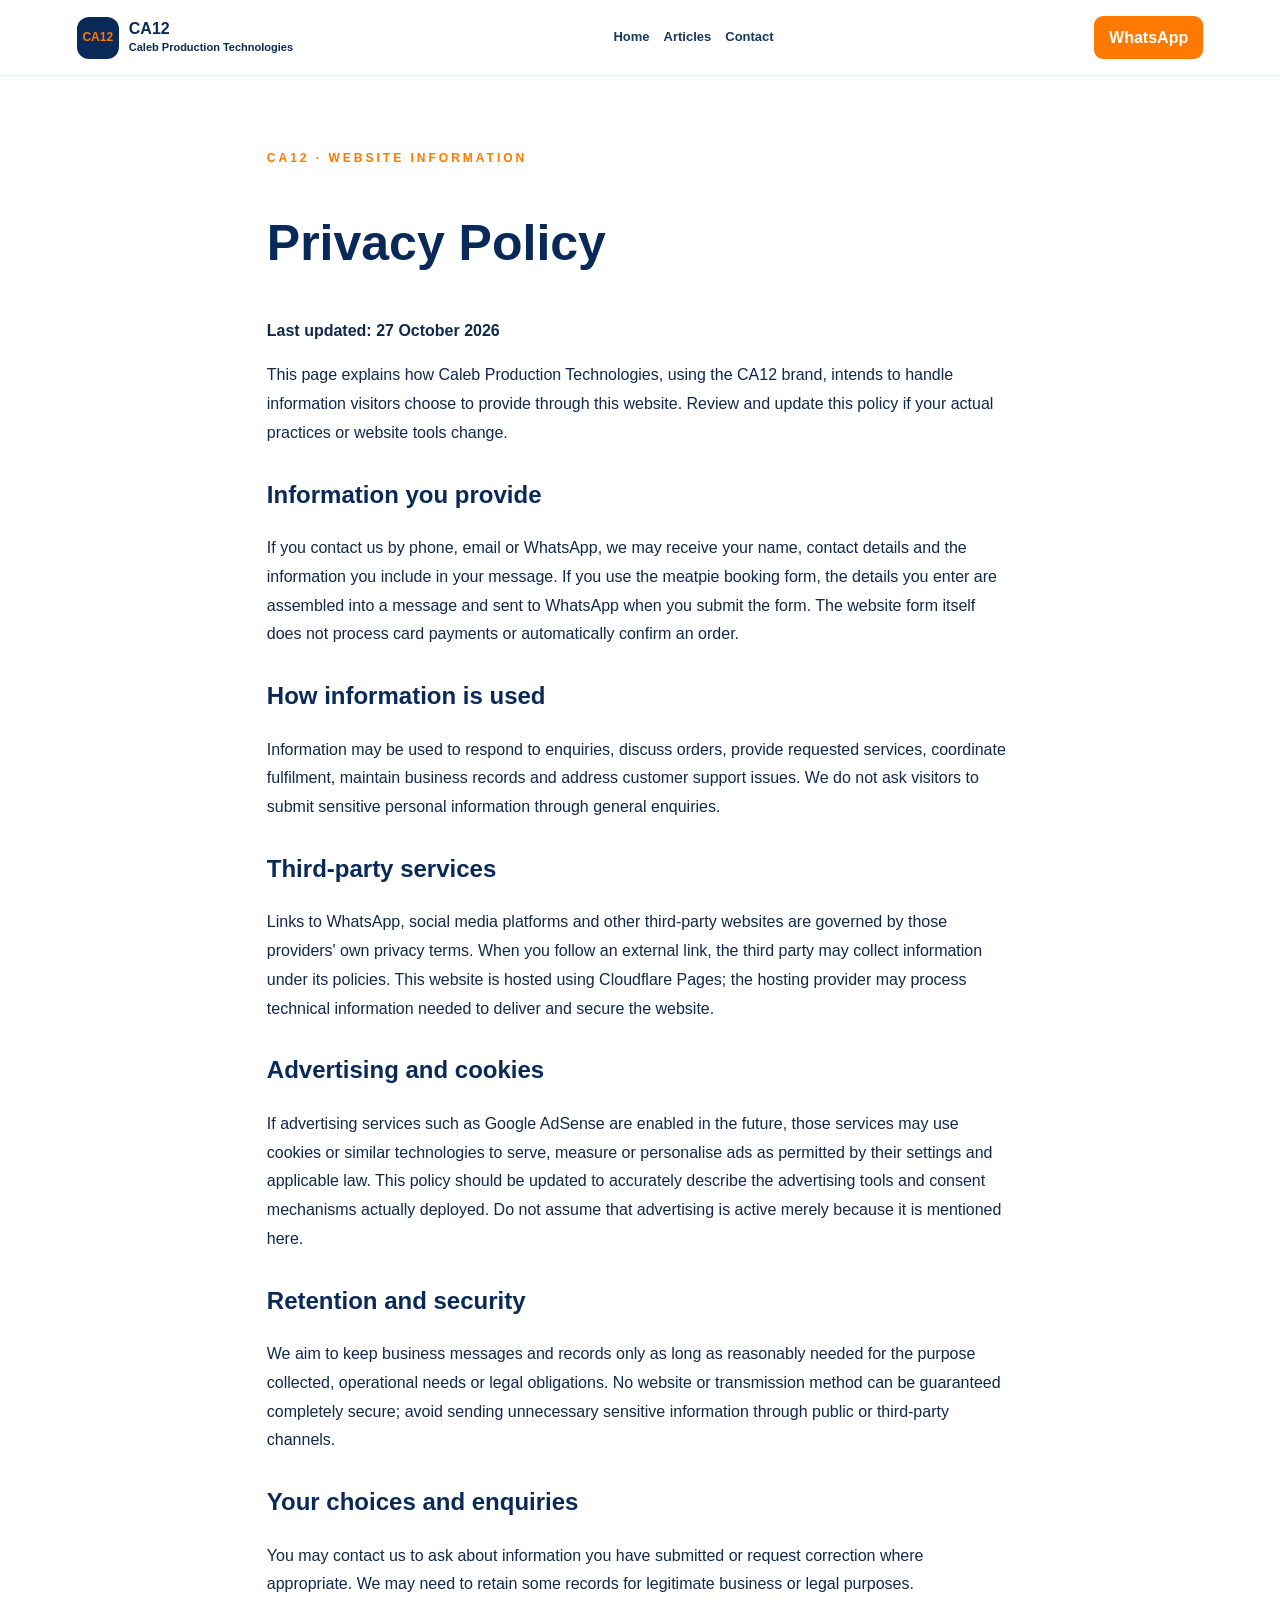
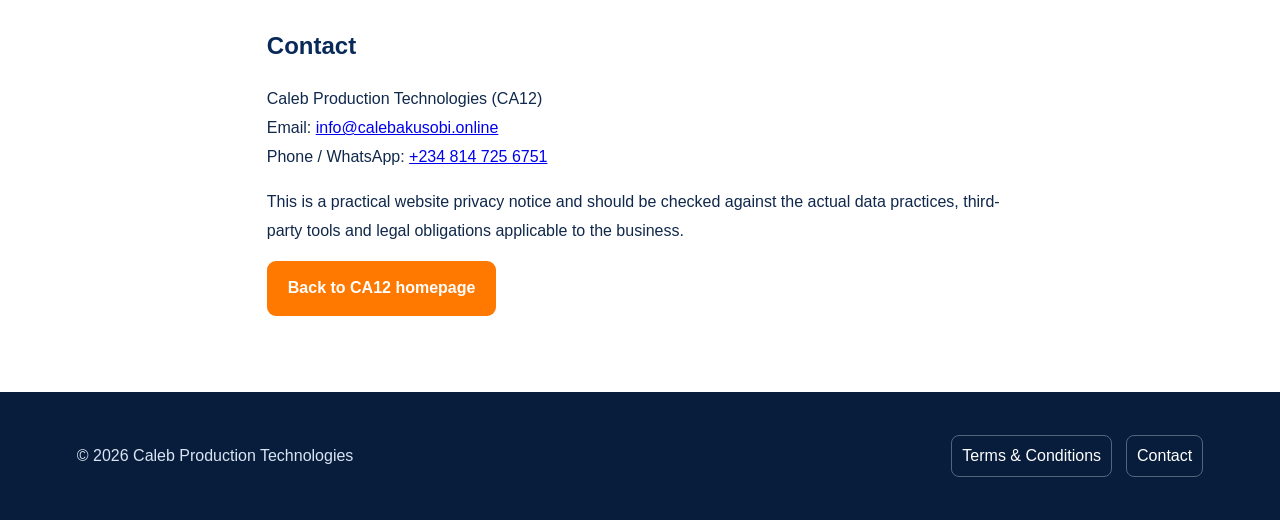
<file: privacy-policy.html>
<!doctype html><html lang="en"><head><meta charset="utf-8"><meta name="viewport" content="width=device-width, initial-scale=1"><title>Privacy Policy | CA12</title><meta name="description" content="How CA12 by Caleb Production Technologies handles information submitted through its website and enquiries."><link rel="canonical" href="https://calebakusobi.online/privacy-policy.html"><link rel="stylesheet" href="style.css"></head><body><header class="nav"><a class="brand" href="index.html"><span class="mark">CA12</span><span>CA12<br><small>Caleb Production Technologies</small></span></a><nav><a href="index.html#home">Home</a><a href="index.html#articles">Articles</a><a href="index.html#contact">Contact</a></nav><a class="btn small" href="https://wa.me/2348147256751">WhatsApp</a></header><main class="policy-page"><p class="eyebrow">CA12 · WEBSITE INFORMATION</p><h1>Privacy Policy</h1><p><strong>Last updated: 27 October 2026</strong></p><p>This page explains how Caleb Production Technologies, using the CA12 brand, intends to handle information visitors choose to provide through this website. Review and update this policy if your actual practices or website tools change.</p><h2>Information you provide</h2><p>If you contact us by phone, email or WhatsApp, we may receive your name, contact details and the information you include in your message. If you use the meatpie booking form, the details you enter are assembled into a message and sent to WhatsApp when you submit the form. The website form itself does not process card payments or automatically confirm an order.</p><h2>How information is used</h2><p>Information may be used to respond to enquiries, discuss orders, provide requested services, coordinate fulfilment, maintain business records and address customer support issues. We do not ask visitors to submit sensitive personal information through general enquiries.</p><h2>Third-party services</h2><p>Links to WhatsApp, social media platforms and other third-party websites are governed by those providers' own privacy terms. When you follow an external link, the third party may collect information under its policies. This website is hosted using Cloudflare Pages; the hosting provider may process technical information needed to deliver and secure the website.</p><h2>Advertising and cookies</h2><p>If advertising services such as Google AdSense are enabled in the future, those services may use cookies or similar technologies to serve, measure or personalise ads as permitted by their settings and applicable law. This policy should be updated to accurately describe the advertising tools and consent mechanisms actually deployed. Do not assume that advertising is active merely because it is mentioned here.</p><h2>Retention and security</h2><p>We aim to keep business messages and records only as long as reasonably needed for the purpose collected, operational needs or legal obligations. No website or transmission method can be guaranteed completely secure; avoid sending unnecessary sensitive information through public or third-party channels.</p><h2>Your choices and enquiries</h2><p>You may contact us to ask about information you have submitted or request correction where appropriate. We may need to retain some records for legitimate business or legal purposes.</p><h2>Contact</h2><p>Caleb Production Technologies (CA12)<br>Email: <a href="mailto:info@calebakusobi.online">info@calebakusobi.online</a><br>Phone / WhatsApp: <a href="tel:+2348147256751">+234 814 725 6751</a></p><p>This is a practical website privacy notice and should be checked against the actual data practices, third-party tools and legal obligations applicable to the business.</p><p><a class="btn" href="index.html">Back to CA12 homepage</a></p></main><footer><p>© 2026 Caleb Production Technologies</p><div class="footer-social"><a href="terms.html">Terms &amp; Conditions</a><a href="index.html#contact">Contact</a></div></footer></body></html>
</file>
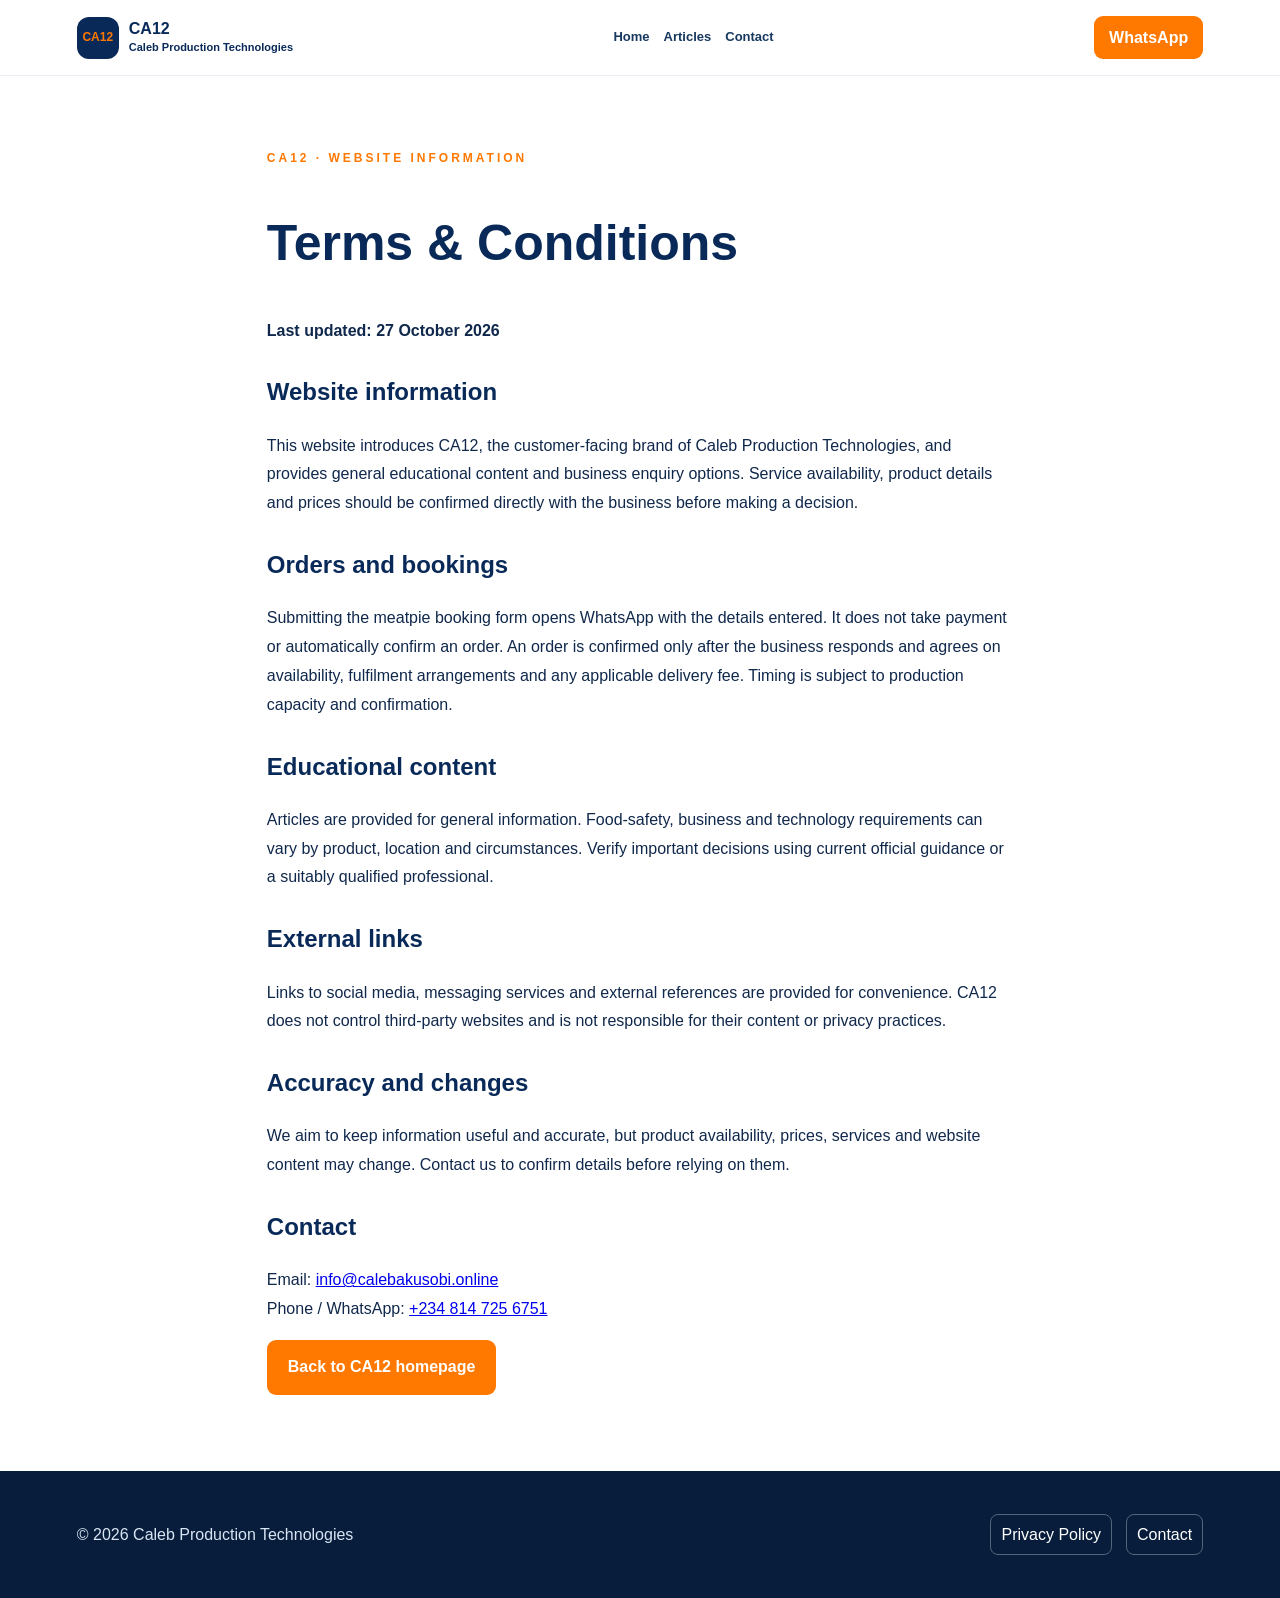
<file: terms.html>
<!doctype html><html lang="en"><head><meta charset="utf-8"><meta name="viewport" content="width=device-width, initial-scale=1"><title>Terms and Conditions | CA12</title><meta name="description" content="General website and enquiry terms for CA12 by Caleb Production Technologies."><link rel="canonical" href="https://calebakusobi.online/terms.html"><link rel="stylesheet" href="style.css"></head><body><header class="nav"><a class="brand" href="index.html"><span class="mark">CA12</span><span>CA12<br><small>Caleb Production Technologies</small></span></a><nav><a href="index.html#home">Home</a><a href="index.html#articles">Articles</a><a href="index.html#contact">Contact</a></nav><a class="btn small" href="https://wa.me/2348147256751">WhatsApp</a></header><main class="policy-page"><p class="eyebrow">CA12 · WEBSITE INFORMATION</p><h1>Terms &amp; Conditions</h1><p><strong>Last updated: 27 October 2026</strong></p><h2>Website information</h2><p>This website introduces CA12, the customer-facing brand of Caleb Production Technologies, and provides general educational content and business enquiry options. Service availability, product details and prices should be confirmed directly with the business before making a decision.</p><h2>Orders and bookings</h2><p>Submitting the meatpie booking form opens WhatsApp with the details entered. It does not take payment or automatically confirm an order. An order is confirmed only after the business responds and agrees on availability, fulfilment arrangements and any applicable delivery fee. Timing is subject to production capacity and confirmation.</p><h2>Educational content</h2><p>Articles are provided for general information. Food-safety, business and technology requirements can vary by product, location and circumstances. Verify important decisions using current official guidance or a suitably qualified professional.</p><h2>External links</h2><p>Links to social media, messaging services and external references are provided for convenience. CA12 does not control third-party websites and is not responsible for their content or privacy practices.</p><h2>Accuracy and changes</h2><p>We aim to keep information useful and accurate, but product availability, prices, services and website content may change. Contact us to confirm details before relying on them.</p><h2>Contact</h2><p>Email: <a href="mailto:info@calebakusobi.online">info@calebakusobi.online</a><br>Phone / WhatsApp: <a href="tel:+2348147256751">+234 814 725 6751</a></p><p><a class="btn" href="index.html">Back to CA12 homepage</a></p></main><footer><p>© 2026 Caleb Production Technologies</p><div class="footer-social"><a href="privacy-policy.html">Privacy Policy</a><a href="index.html#contact">Contact</a></div></footer></body></html>
</file>
<file: style.css>
*{box-sizing:border-box}html{scroll-behavior:smooth}body{margin:0;font-family:Inter,Arial,sans-serif;color:#10284b;background:#fff;line-height:1.6}.nav{height:76px;display:flex;align-items:center;justify-content:space-between;padding:0 6%;position:sticky;top:0;background:rgba(255,255,255,.96);backdrop-filter:blur(10px);z-index:5;border-bottom:1px solid #e8edf4}.brand{display:flex;gap:10px;align-items:center;text-decoration:none;color:#092a58;font-weight:800;line-height:1.05}.brand small{font-size:12px}.mark{width:42px;height:42px;border-radius:12px;background:#092a58;color:#ff7800;display:grid;place-items:center;font-weight:900}.nav nav{display:flex;gap:28px}.nav nav a{color:#17385f;text-decoration:none;font-weight:600}.btn{display:inline-block;background:#ff7800;color:white;text-decoration:none;padding:13px 21px;border-radius:9px;font-weight:800}.btn.small{padding:9px 15px}.btn.ghost{background:transparent;color:#092a58;border:1px solid #c9d5e5}.hero{min-height:650px;padding:70px 6%;display:grid;grid-template-columns:1fr 1fr;gap:45px;align-items:center;background:linear-gradient(135deg,#f7faff,#fff)}.hero h1{font-size:clamp(42px,5vw,70px);line-height:1.04;margin:12px 0 20px}.hero h1 span{color:#ff7800}.lead{font-size:19px;max-width:650px;color:#53657d}.eyebrow{letter-spacing:3px;font-size:12px;font-weight:900;color:#ff7800}.actions{display:flex;gap:12px;margin-top:28px}.hero-art img{width:100%;border-radius:22px;box-shadow:0 25px 60px #092a5822}.section{padding:90px 6%}.muted{background:#f5f8fc}.section-head{max-width:760px;margin-bottom:30px}.section h2{font-size:clamp(32px,4vw,48px);line-height:1.1;margin:6px 0 20px}.wide{max-width:900px;font-size:19px;color:#53657d}.grid{display:grid;grid-template-columns:repeat(4,1fr);gap:22px}.card{background:#fff;border:1px solid #e4eaf2;border-radius:18px;overflow:hidden;box-shadow:0 8px 25px #092a580d}.card img{width:100%;height:190px;object-fit:cover}.card h3,.card p{padding:0 20px}.card h3{margin:18px 0 5px}.card p{color:#65758b;margin-bottom:24px}.product{display:grid;grid-template-columns:1fr 1fr;gap:50px;align-items:center}.product img{width:100%;border-radius:20px}.cta{padding:75px 6%;background:#092a58;color:#fff;text-align:center}.cta h2{font-size:48px;margin:0 0 8px}.cta p{color:#dce7f5}.btn.light{background:#fff;color:#092a58}.contact{display:grid;grid-template-columns:1fr 1fr;gap:60px}.contact-list{display:grid;grid-template-columns:1fr 1fr;gap:25px}.contact-list p{padding:20px;background:#f5f8fc;border-radius:12px}.contact a{color:#092a58}footer{background:#071d3b;color:#d9e5f4;padding:35px 6%;display:flex;align-items:center;justify-content:space-between}footer a{color:#fff;text-decoration:none}@media(max-width:900px){.nav nav{display:none}.hero,.product,.contact{grid-template-columns:1fr}.grid{grid-template-columns:1fr 1fr}.contact-list{grid-template-columns:1fr}footer{flex-direction:column;gap:15px;text-align:center}}@media(max-width:560px){.grid{grid-template-columns:1fr}.hero{padding-top:45px}.hero h1{font-size:43px}.section{padding:65px 5%}}

/* CA12 additions: educational articles and meatpie booking */
.articles-grid{display:grid;grid-template-columns:repeat(3,minmax(0,1fr));gap:20px;margin-top:28px;align-items:start}
.article-card{background:#fff;border:1px solid #e3e9e1;border-radius:16px;padding:24px;box-shadow:0 8px 24px rgba(20,50,35,.05)}
.article-category{font-size:11px;letter-spacing:1.2px;font-weight:800;color:#28714e;margin:0 0 12px}
.article-card h3{font-size:20px;line-height:1.35;margin:0 0 12px;color:#18241f}
.article-card>p:not(.article-category){font-size:14px;line-height:1.7;color:#59675f}
.article-details{margin-top:18px;border-top:1px solid #e5eae3;padding-top:14px}.article-details summary{color:#1d6747;font-weight:800;cursor:pointer}.article-body{padding-top:12px;font-size:13px;line-height:1.75;color:#344239}.article-disclaimer{font-size:11px!important;color:#6c746e!important;font-style:italic}
.booking-form{max-width:720px;background:#fff;border:1px solid #e4eaf2;border-radius:18px;padding:28px;box-shadow:0 8px 25px #092a580d}.booking-form label{display:block;font-weight:700;font-size:14px;margin:14px 0}.booking-form input,.booking-form select,.booking-form textarea{display:block;width:100%;margin-top:6px;border:1px solid #cfd9e5;border-radius:8px;padding:12px;font:inherit;background:#fff}.form-note{font-size:12px;color:#65758b}.mark{min-width:42px;padding:0 5px;font-size:12px}.brand{gap:10px}.brand small{font-size:11px}@media(max-width:900px){.articles-grid{grid-template-columns:repeat(2,minmax(0,1fr))}}@media(max-width:560px){.articles-grid{grid-template-columns:1fr}.booking-form{padding:18px}}

/* CA12 Digital Services card */
.digital-art{height:190px;padding:22px;display:flex;flex-direction:column;justify-content:center;align-items:flex-start;gap:6px;background:linear-gradient(135deg,#092a58,#175e83);color:#fff}.digital-art span{font-size:12px;letter-spacing:2px;color:#ff9b36;font-weight:900}.digital-art strong{font-size:27px;line-height:1.05}.digital-art small{font-size:9px;letter-spacing:1.2px;color:#dce7f5;margin-top:8px}.digital-card h3{margin-top:18px}.card-link{display:inline-block;margin:0 20px 22px;color:#092a58;font-weight:800;text-decoration:none}.digital-card p{margin-bottom:16px}

/* CA12 branded category image labels */
.category-image{height:190px;position:relative;overflow:hidden;background:#092a58}.category-image img{display:block;width:100%;height:190px;object-fit:cover}.category-image span{position:absolute;left:0;right:0;bottom:0;padding:11px 12px;background:linear-gradient(90deg,rgba(9,42,88,.96),rgba(9,42,88,.78));color:#fff;font-size:13px;font-weight:900;letter-spacing:.2px;text-shadow:0 1px 2px #0005}.digital-art span{font-size:12px;letter-spacing:1px;color:#ff9b36;font-weight:900}.product .eyebrow{line-height:1.5}


/* Professional CA12 homepage flyer */
.flyer-section{background:linear-gradient(180deg,#f7faff,#ffffff);text-align:center}.flyer-section .section-head{margin-left:auto;margin-right:auto}.flyer-link{display:block;max-width:760px;margin:0 auto;text-decoration:none}.promotional-flyer{display:block;width:100%;height:auto;border-radius:18px;box-shadow:0 22px 60px rgba(9,42,88,.18);border:1px solid #e3eaf4}.flyer-actions{margin-top:24px}@media(max-width:560px){.flyer-link{width:100%}.promotional-flyer{border-radius:12px}}

/* Brand identity explainer */
.logo-hero{display:flex;flex-direction:column;align-items:center;justify-content:center;padding:34px;background:#fff;border:1px solid #e4eaf2;border-radius:22px;box-shadow:0 25px 60px #092a5822;text-align:center}.logo-hero img{width:min(100%,340px);max-height:260px;object-fit:contain;border-radius:0;box-shadow:none}.logo-hero p{max-width:430px;color:#53657d;margin:18px 0 0}.brand-explainer{max-width:900px;font-size:18px;color:#53657d}.brand-explainer p{margin:0 0 14px}.brand-explainer strong{color:#092a58}


/* Meatpie booking price estimate */
.booking-total{display:flex;flex-direction:column;gap:.35rem;padding:1rem;border:1px solid #e4b51e;border-radius:14px;background:#fff9df;color:#092a58}
.booking-total span{font-size:.95rem;font-weight:600}
.booking-total strong{font-size:1.6rem;line-height:1.2}
.booking-total small{font-size:.82rem;line-height:1.45;color:#4b5563}

/* CA12 Kitchen order cut-off and delivery window */
.booking-policy{max-width:720px;margin:0 0 18px;padding:18px 22px;border:1px solid #f3c17a;border-radius:14px;background:#fff8ec;color:#092a58}.booking-policy strong{display:block;font-size:18px}.booking-policy p{margin:6px 0 0;color:#53657d}.booking-form select:disabled,.booking-form input:disabled{background:#f1f4f8;color:#5e6b7c}

/* CA12 Kitchen negotiated delivery fee controls */
.delivery-fee-fields { margin: .25rem 0; padding: 1rem; border: 1px solid var(--line, #d9dfdc); border-radius: 14px; background: var(--surface, #fff); }
.delivery-fee-fields h3 { margin: 0 0 .4rem; }
.delivery-fee-fields p { margin: 0 0 1rem; color: var(--muted, #5f6b65); line-height: 1.55; }
.delivery-fee-fields[hidden], #agreedFeeLabel[hidden] { display: none !important; }


/* Clear pickup instructions in the CA12 Kitchen booking form */
.pickup-note { padding: 0.9rem 1rem; border-left: 3px solid var(--accent, #b7791f); border-radius: 0.35rem; background: rgba(183, 121, 31, 0.08); line-height: 1.55; }
.pickup-note strong { display: inline-block; margin-right: 0.25rem; }


/* CA12 social media links */
.social-section{background:#f5f8fc}.social-links{display:grid;grid-template-columns:repeat(2,minmax(0,1fr));gap:16px;margin-top:28px}.social-link{display:flex;align-items:center;gap:14px;padding:18px 20px;background:#fff;border:1px solid #dce5ee;border-radius:14px;text-decoration:none;color:#092a58;transition:transform .15s ease,border-color .15s ease}.social-link:hover{transform:translateY(-2px);border-color:#c69a42}.social-link>span:nth-child(2){display:flex;flex-direction:column;gap:3px;min-width:0}.social-link small{color:#52657b;overflow-wrap:anywhere}.social-icon{display:grid;place-items:center;width:42px;height:42px;flex:0 0 42px;border-radius:50%;background:#092a58;color:#fff;font-size:22px;font-weight:700}.social-arrow{margin-left:auto;font-size:20px}.footer-social{display:flex;flex-wrap:wrap;gap:14px;justify-content:center}.footer-social a{padding:7px 10px;border:1px solid #52657b;border-radius:8px}@media(max-width:560px){.social-links{grid-template-columns:1fr}.footer-social{gap:8px}}

/* Dedicated CA12 article and policy pages */
.article-page{max-width:900px;margin:0 auto;padding:64px 6% 80px;color:#24364d}.article-page h1{font-size:clamp(34px,5vw,54px);line-height:1.12;color:#092a58;margin:8px 0 20px}.article-page h2{font-size:27px;color:#092a58;margin:35px 0 10px}.article-page p,.article-page li{font-size:17px;line-height:1.85}.article-intro{font-size:21px!important;color:#53657d}.article-meta{font-size:13px!important;color:#65758b;border-bottom:1px solid #e4eaf2;padding-bottom:20px}.article-page a{color:#0b5d9b}.article-page .btn{color:#fff;text-decoration:none}.article-page .article-disclaimer{font-size:13px!important;color:#65758b}.policy-page{max-width:900px;margin:0 auto;padding:60px 6%;min-height:60vh}.policy-page h1{font-size:clamp(34px,5vw,50px);color:#092a58}.policy-page h2{margin-top:28px;color:#092a58}.policy-page p,.policy-page li{line-height:1.8}.article-list-link{display:inline-block;margin-top:8px;font-weight:800;color:#0b5d9b;text-decoration:none}.article-list-link:hover{text-decoration:underline}.article-card .article-category.business{color:#8b5b10}


/* Separate retail and wholesale price lists for CA12 Kitchen */
.meatpie-price-options{max-width:900px;display:grid;grid-template-columns:repeat(2,minmax(0,1fr));gap:18px;margin:0 0 22px}
.price-option{background:#fff;border:1px solid #dce5ee;border-radius:16px;padding:22px;box-shadow:0 8px 25px #092a5808}
.price-option h3{margin:0;color:#092a58;font-size:21px}
.price-option-note{margin:3px 0 14px;color:#65758b;font-size:13px}
.price-option dl{margin:0}
.price-option dl>div{display:flex;justify-content:space-between;align-items:center;gap:12px;padding:10px 0;border-top:1px solid #edf1f6}
.price-option dt{font-weight:700}
.price-option dd{margin:0;font-weight:800;color:#092a58}
.price-option dd small{font-weight:500;color:#65758b}
.price-minimum{font-size:12px;line-height:1.55;color:#53657d;margin:12px 0 0}
.wholesale-price-option{border-color:#e9c47d;background:#fffdf7}
#selectedUnitPriceNote{display:block;margin-top:6px;font-size:12px;font-weight:500;color:#65758b}
@media(max-width:560px){.meatpie-price-options{grid-template-columns:1fr}.price-option{padding:18px}}


/* CA12 Data Hub: prominent external data-purchase link */
.nav nav .nav-data-link{color:#fff;background:#0b8a66;padding:9px 14px;border-radius:9px;font-weight:800;box-shadow:0 5px 14px rgba(11,138,102,.16)}
.nav nav .nav-data-link:hover,.data-buy-btn:hover,.data-hero-btn:hover{filter:brightness(.96);transform:translateY(-1px)}
.data-hero-btn{background:#0b8a66}
.data-hub-section{padding-top:54px;padding-bottom:74px;background:linear-gradient(180deg,#f5f8fc 0%,#fff 100%)}
.data-hub-card{max-width:1240px;margin:0 auto;display:grid;grid-template-columns:1.08fr .92fr;gap:30px;align-items:center;overflow:hidden;position:relative;border-radius:28px;background:linear-gradient(120deg,#082c59 0%,#0c4f68 58%,#087b68 100%);padding:clamp(28px,5vw,64px);color:#fff;box-shadow:0 24px 65px rgba(9,42,88,.18)}
.data-hub-copy{position:relative;z-index:1}.data-hub-copy .eyebrow{color:#ffc078}.data-hub-copy h2{max-width:650px;font-size:clamp(32px,4vw,51px);line-height:1.08;margin:8px 0 18px;color:#fff}.data-hub-copy h2 span{color:#ffc078}.data-hub-copy>p:not(.eyebrow):not(.data-hub-note){max-width:590px;color:#e2edf7;font-size:17px}.data-benefits{list-style:none;padding:0;margin:24px 0 28px;display:grid;gap:12px;color:#f4f8fc}.data-benefits li{display:flex;align-items:flex-start;gap:10px}.data-benefits li span{display:inline-grid;place-items:center;width:23px;height:23px;flex:0 0 23px;border-radius:50%;background:#b9f4d7;color:#075b47;font-weight:900}.data-buy-btn{background:#ff8500;color:#fff;padding:15px 23px;box-shadow:0 10px 24px rgba(255,133,0,.22)}.data-hub-note{font-size:12px;color:#c7d9e9;margin-top:14px}.data-hub-visual{min-height:340px;position:relative;display:grid;place-items:center;isolation:isolate}.data-orbit{position:absolute;border:1px solid rgba(255,255,255,.19);border-radius:50%;width:300px;height:300px;z-index:-1}.orbit-two{width:380px;height:380px;border-style:dashed;transform:rotate(22deg)}.data-phone{width:205px;height:300px;border:7px solid #e7f2f6;border-radius:32px;background:linear-gradient(160deg,#f7fffe,#d7f5eb);box-shadow:0 28px 55px rgba(0,0,0,.22);padding:24px 18px;color:#0a3455;display:flex;flex-direction:column;align-items:center;position:relative;transform:rotate(5deg)}.data-phone-speaker{height:5px;width:48px;border-radius:6px;background:#a3c8c8;margin-bottom:22px}.data-signal{align-self:stretch;display:flex;justify-content:space-between;color:#087b68;font-size:12px;font-weight:900}.data-bars{height:42px;display:flex;align-items:flex-end;gap:5px;margin:13px 0 16px}.data-bars i{width:10px;border-radius:4px 4px 1px 1px;background:linear-gradient(#0b9e78,#087b68)}.data-bars i:nth-child(1){height:15px}.data-bars i:nth-child(2){height:22px}.data-bars i:nth-child(3){height:18px}.data-bars i:nth-child(4){height:30px}.data-bars i:nth-child(5){height:25px}.data-bars i:nth-child(6){height:36px}.data-bars i:nth-child(7){height:30px}.data-bars i:nth-child(8){height:40px}.data-phone strong{font-size:27px;line-height:1.02;text-align:center;color:#092a58}.data-phone small{margin-top:auto;font-size:8px;letter-spacing:1.5px;color:#087b68;font-weight:900}.data-chip{position:absolute;display:inline-block;padding:10px 15px;border:1px solid rgba(255,255,255,.36);border-radius:12px;background:rgba(255,255,255,.14);backdrop-filter:blur(8px);font-size:13px;font-weight:800;box-shadow:0 12px 30px rgba(0,0,0,.12)}.chip-top{top:35px;right:0}.chip-bottom{bottom:35px;left:0}
@media(max-width:900px){.data-hub-card{grid-template-columns:1fr}.data-hub-visual{min-height:310px}.data-hub-section{padding-top:42px}.data-hub-card{padding:32px}}
@media(max-width:560px){.data-hub-card{padding:26px 20px;border-radius:20px}.data-hub-visual{min-height:290px}.data-phone{transform:scale(.9) rotate(4deg)}.orbit-two{width:310px;height:310px}.data-orbit{width:245px;height:245px}.chip-top{right:-4px;top:20px}.chip-bottom{left:-4px;bottom:18px}.actions{flex-wrap:wrap}.data-hero-btn{order:0}}


/* CA12 manual data / airtime order form */
.manual-data-card{margin-top:30px;padding:24px;border:1px solid rgba(255,255,255,.22);border-radius:20px;background:rgba(255,255,255,.09);box-shadow:0 14px 34px rgba(0,0,0,.12);backdrop-filter:blur(8px)}
.manual-data-heading{display:flex;gap:13px;align-items:flex-start;margin-bottom:20px}
.manual-data-icon{display:grid;place-items:center;flex:0 0 42px;width:42px;height:42px;border-radius:13px;background:#b9f4d7;color:#075b47;font-size:23px;font-weight:900}
.manual-data-heading h3{font-size:22px;line-height:1.2;margin:0 0 7px;color:#fff}
.manual-data-heading p{margin:0;color:#e2edf7;font-size:14px}
.manual-data-fields{display:grid;grid-template-columns:repeat(2,minmax(0,1fr));gap:14px}
.manual-data-fields label{display:flex;flex-direction:column;gap:7px;font-size:13px;font-weight:750;color:#f4f8fc}
.manual-data-fields input,.manual-data-fields select,.manual-data-fields textarea{box-sizing:border-box;width:100%;min-width:0;border:1px solid #cbd8e5;border-radius:10px;background:#fff;color:#172b40;padding:12px 13px;font:inherit;font-weight:400;outline-offset:2px}
.manual-data-fields input:focus,.manual-data-fields select:focus,.manual-data-fields textarea:focus{outline:2px solid #ffc078;border-color:#ffc078}
.manual-data-fields textarea{resize:vertical}
.manual-data-wide{grid-column:1/-1}
.manual-data-submit{margin-top:17px;background:#ff8500;color:#fff;padding:14px 20px;box-shadow:0 10px 24px rgba(255,133,0,.2)}
.manual-data-privacy{font-size:12px;line-height:1.55;color:#d5e5f1;margin:12px 0 0}
@media(max-width:560px){.manual-data-card{padding:18px 15px}.manual-data-fields{grid-template-columns:1fr}.manual-data-wide{grid-column:auto}.manual-data-heading h3{font-size:19px}.manual-data-submit{width:100%;white-space:normal}}


/* Expanded CA12 Digital Services catalogue */
.digital-service-details{background:#f6f9fd}
.digital-service-details .section-head{max-width:820px;margin:0 auto 30px;text-align:center}
.digital-service-details .section-head>p:last-child{color:#5b687a;line-height:1.7}
.digital-offers-grid{align-items:stretch}
.digital-offer{padding:24px;display:flex;flex-direction:column;min-width:0}
.digital-offer-icon{width:46px;height:46px;border-radius:13px;display:grid;place-items:center;background:#eaf2fc;color:#092a58;font-size:26px;font-weight:900;margin-bottom:10px}
.digital-offer h3{margin:4px 0 10px;color:#092a58}
.digital-offer p{color:#536174;line-height:1.65;margin:0 0 12px}
.digital-offer ul{margin:0 0 12px;padding-left:20px;color:#26374d;line-height:1.8}
.digital-offer li{padding-left:2px}
.digital-offer .offer-link{margin:8px 0 0;display:inline-block}
.digital-more{border:1px solid #cbd9eb;background:linear-gradient(145deg,#fff,#eef5fc)}
.digital-service-cta{margin:28px auto 0;max-width:850px;text-align:center;padding:28px;border-radius:18px;background:#092a58;color:#fff}
.digital-service-cta h3{margin:0 0 8px;color:#fff}
.digital-service-cta p{color:#e1eaf5;line-height:1.7}
.digital-service-cta .btn{display:inline-block;margin-top:8px;background:#ff8500;color:#fff}
@media(max-width:640px){.digital-offer{padding:20px}.digital-service-cta{padding:22px 18px}.digital-service-details .section-head{text-align:left}}


/* CA12 Kitchen visibility and product catalogue refresh — October 2026 */
.kitchen-feature{padding:58px 6%;display:grid;grid-template-columns:.9fr 1.1fr;gap:38px;align-items:center;background:linear-gradient(115deg,#fff8ef,#fff 60%);border-top:1px solid #f2e4d2;border-bottom:1px solid #f2e4d2}
.kitchen-feature-image{min-height:280px;border-radius:22px;overflow:hidden;background:#f4e6d5;box-shadow:0 18px 42px rgba(82,49,18,.13)}
.kitchen-feature-image img{width:100%;height:100%;min-height:280px;object-fit:cover;display:block}
.kitchen-feature-copy h2{font-size:clamp(32px,4vw,48px);line-height:1.08;color:#092a58;margin:6px 0 14px}
.kitchen-feature-copy>p:not(.eyebrow){color:#53657d;font-size:17px;max-width:650px}
.kitchen-product-tags{display:flex;flex-wrap:wrap;gap:9px;margin:20px 0}
.kitchen-product-tags span{padding:8px 12px;border-radius:999px;background:#fff;border:1px solid #ecd7bd;color:#71451c;font-size:13px;font-weight:800}
.kitchen-feature .actions{flex-wrap:wrap}
.kitchen-service-card{border:2px solid #e6b66e;box-shadow:0 14px 32px rgba(9,42,88,.09)}
.kitchen-service-card .card-link{margin-top:0}
.kitchen-catalogue{background:#fffaf4}
.kitchen-catalogue .section-head{max-width:800px}
.kitchen-product-grid{display:grid;grid-template-columns:repeat(4,minmax(0,1fr));gap:18px;align-items:stretch}
.kitchen-product-card{background:#fff;border:1px solid #eadfD2;border-radius:18px;overflow:hidden;box-shadow:0 10px 28px rgba(80,50,20,.06);display:flex;flex-direction:column;min-width:0}
.kitchen-product-card>img{width:100%;height:190px;object-fit:cover;display:block}
.pastry-symbol{height:190px;display:grid;place-items:center;background:radial-gradient(circle at 30% 25%,#fff4df,#e6b978 65%,#b97937);color:#663b17;font-size:58px;font-weight:950;letter-spacing:-4px;text-shadow:0 2px 0 rgba(255,255,255,.45)}
.chicken-symbol{background:radial-gradient(circle at 30% 25%,#fff5e8,#e9c6a2 65%,#a96d48)}
.fish-symbol{background:radial-gradient(circle at 30% 25%,#f7f5df,#c9c58a 65%,#77743f)}
.kitchen-product-body{padding:20px;display:flex;flex-direction:column;align-items:flex-start;flex:1}
.product-number{font-size:10px;letter-spacing:1.3px;font-weight:900;color:#b36a1e}
.kitchen-product-body h3{font-size:22px;margin:7px 0;color:#092a58}
.kitchen-product-body p{font-size:14px;color:#647187;line-height:1.6;margin:0 0 15px}
.kitchen-product-body dl{width:100%;margin:0 0 10px}
.kitchen-product-body dl div{display:flex;justify-content:space-between;padding:7px 0;border-top:1px solid #f0e8df}
.kitchen-product-body dt{font-size:13px;color:#53657d}.kitchen-product-body dd{margin:0;font-weight:900;color:#092a58}
.kitchen-product-body .card-link{margin: auto 0 0;padding-top:12px;font-size:13px}
.kitchen-order-strip{margin-top:26px;padding:24px 26px;border-radius:17px;background:#092a58;color:#fff;display:flex;align-items:center;justify-content:space-between;gap:22px}
.kitchen-order-strip strong{font-size:19px}.kitchen-order-strip p{margin:5px 0 0;color:#dce7f5;font-size:14px}.kitchen-order-strip .btn{flex-shrink:0;background:#ff8500}
.training-section{background:#f4f7fb}
.training-panel{max-width:1200px;margin:0 auto;display:grid;grid-template-columns:1.3fr .7fr;border-radius:24px;overflow:hidden;background:#fff;box-shadow:0 18px 50px rgba(9,42,88,.1);border:1px solid #e2e9f1}
.training-copy{padding:clamp(26px,4vw,48px)}.training-copy h2{font-size:clamp(30px,4vw,46px);line-height:1.08;color:#092a58;margin:6px 0 14px}.training-copy>p:not(.eyebrow){color:#53657d}
.training-facts{display:grid;grid-template-columns:repeat(3,1fr);gap:10px;margin:22px 0;padding:16px 0;border-top:1px solid #e9eef4;border-bottom:1px solid #e9eef4}
.training-facts span{display:flex;flex-direction:column;gap:3px}.training-facts strong{font-size:20px;color:#092a58}.training-facts small{font-size:11px;color:#65758b}
.training-copy h3{color:#092a58;margin:18px 0 7px}.training-copy ul{display:grid;grid-template-columns:repeat(2,1fr);gap:6px 20px;padding-left:20px;color:#344b65}
.training-includes{padding:14px 16px;border-radius:12px;background:#f5f8fc;font-size:14px}
.training-certificate{font-size:12px;line-height:1.6;color:#65758b}
.training-side{padding:40px 32px;background:linear-gradient(155deg,#092a58,#12536c);color:#fff;display:flex;flex-direction:column;justify-content:center}
.training-badge{width:100px;height:100px;border:2px solid #ffbd71;border-radius:22px;display:grid;place-content:center;text-align:center;color:#ffbd71;font-size:28px;font-weight:950;line-height:1.05;margin-bottom:28px;transform:rotate(-5deg)}
.training-badge span{font-size:8px;letter-spacing:1px}.training-side h3{font-size:25px;line-height:1.2;margin:0 0 12px}.training-side p{color:#e0ebf4;font-size:14px;line-height:1.7}.training-side .training-note{border-top:1px solid #ffffff35;padding-top:15px;font-size:12px;color:#c5d8e8}
.nav nav{gap:14px}.nav nav a{font-size:13px}
@media(max-width:1000px){.kitchen-product-grid{grid-template-columns:repeat(2,minmax(0,1fr))}.training-panel{grid-template-columns:1fr .75fr}}
@media(max-width:760px){.kitchen-feature{grid-template-columns:1fr;padding:44px 5%;gap:24px}.kitchen-feature-image,.kitchen-feature-image img{min-height:220px}.kitchen-order-strip{align-items:flex-start;flex-direction:column}.kitchen-order-strip .btn{width:100%;text-align:center}.training-panel{grid-template-columns:1fr}.training-side{padding:30px}}
@media(max-width:560px){.kitchen-product-grid{grid-template-columns:1fr 1fr;gap:12px}.kitchen-product-card>img,.pastry-symbol{height:130px}.kitchen-product-body{padding:14px}.kitchen-product-body h3{font-size:18px}.kitchen-product-body p{font-size:12px}.kitchen-product-body .card-link{font-size:11px}.training-facts{gap:6px}.training-facts strong{font-size:17px}.training-facts small{font-size:10px}.training-copy ul{grid-template-columns:1fr}.kitchen-feature .actions .btn{width:100%;text-align:center}}
</file>
